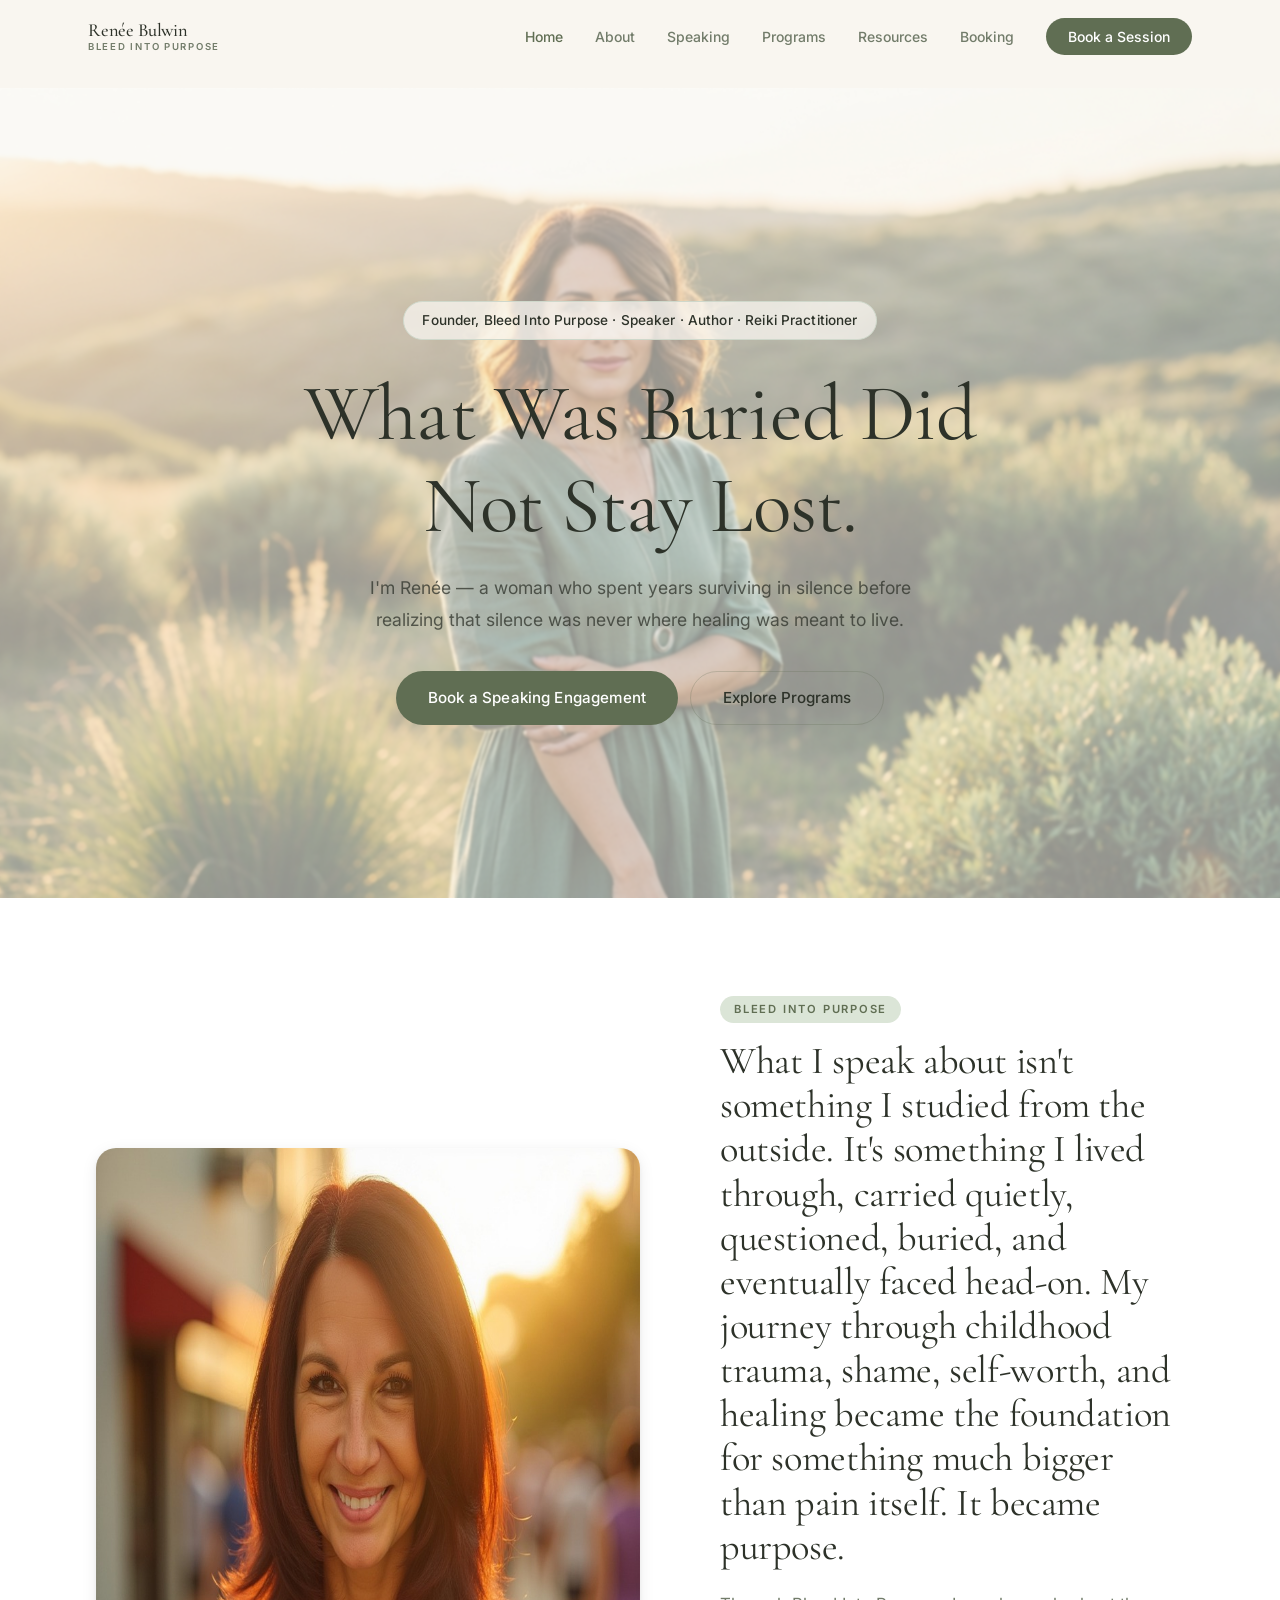
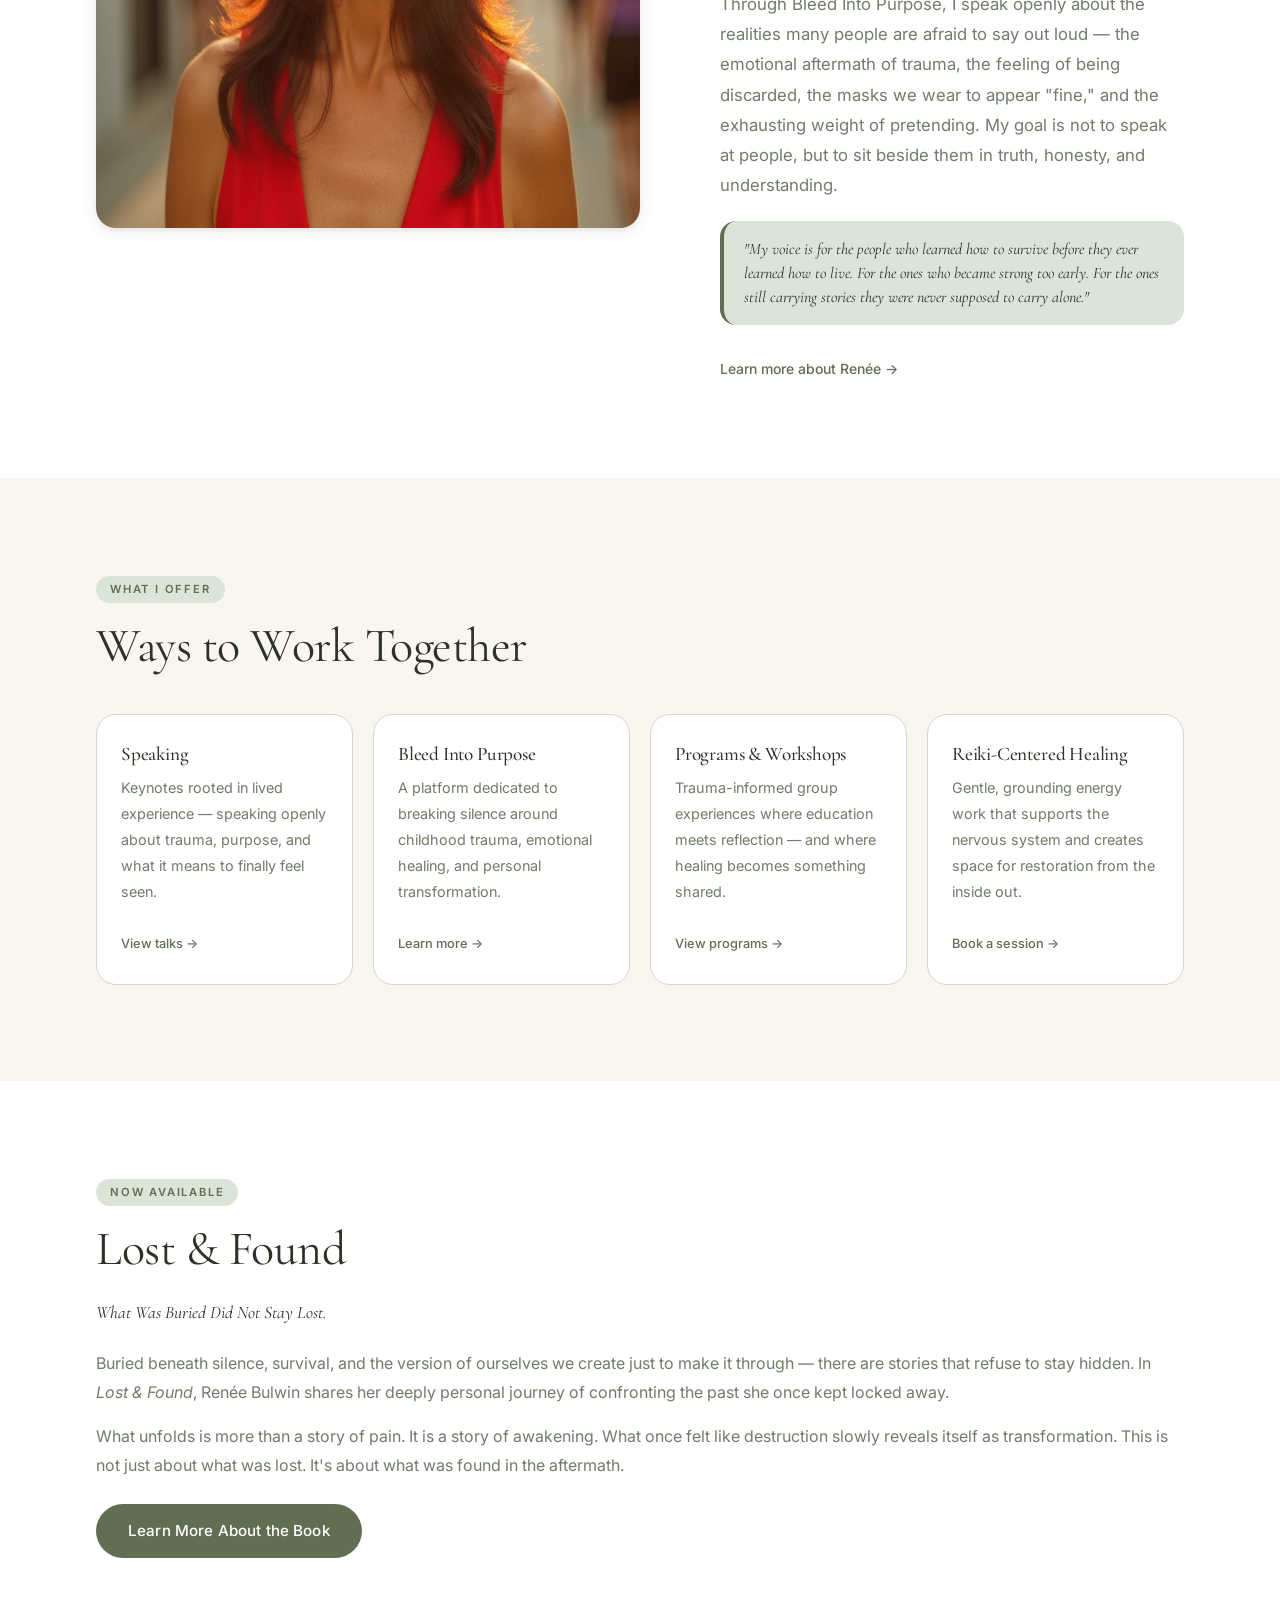
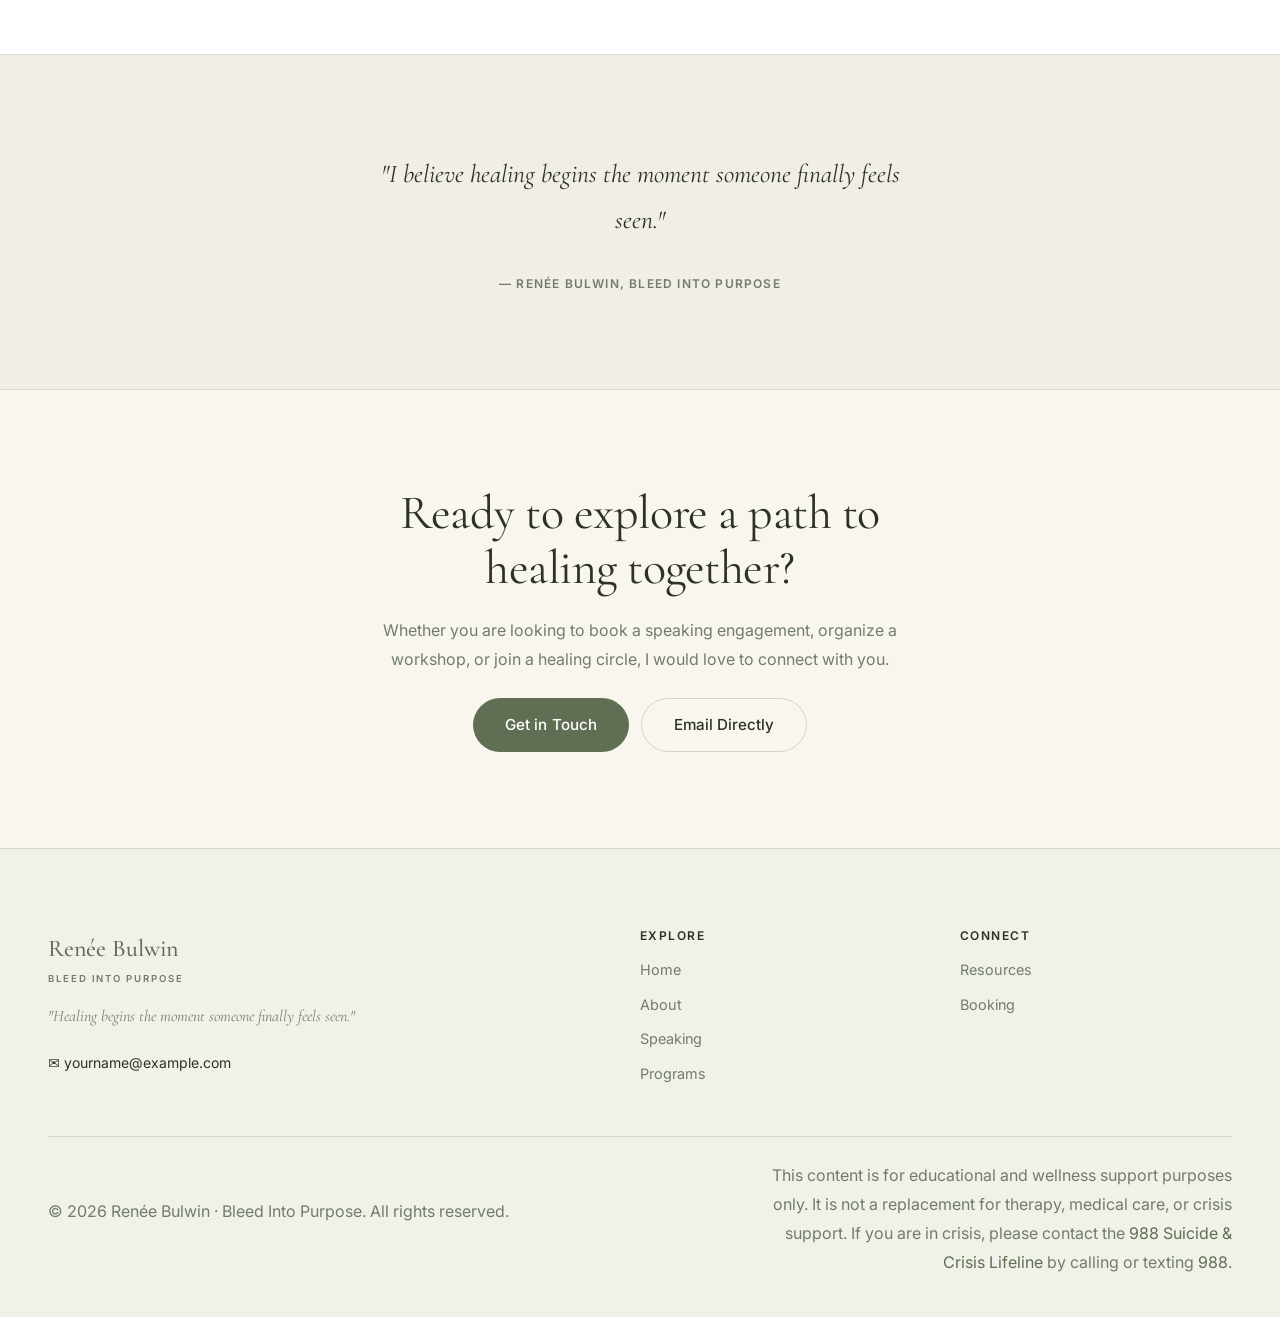
<file: index.html>
<!DOCTYPE html>
<html lang="en">
<head>
  <meta charset="UTF-8">
  <meta name="viewport" content="width=device-width, initial-scale=1.0">
  <title>Renée Bulwin | Bleed Into Purpose — Speaker, Author, Reiki Practitioner</title>
  <meta name="description" content="Renée Bulwin — trauma-informed speaker, author, and Reiki practitioner. Healing begins the moment someone finally feels seen.">
  <meta name="author" content="Renée Bulwin">
  <meta name="robots" content="index, follow">
  <meta property="og:type" content="website">
  <meta property="og:title" content="Renée Bulwin | Bleed Into Purpose — Speaker, Author, Reiki Practitioner">
  <meta property="og:description" content="Renée Bulwin — trauma-informed speaker, author, and Reiki practitioner. Healing begins the moment someone finally feels seen.">
  <link rel="canonical" href="https://bleed-into-purpose.github.io/">
  <link rel="preconnect" href="https://fonts.googleapis.com">
  <link rel="preconnect" href="https://fonts.gstatic.com" crossorigin>
  <link href="https://fonts.googleapis.com/css2?family=Cormorant+Garamond:ital,wght@0,300;0,400;0,500;0,600;1,300;1,400&family=Inter:wght@300;400;500;600&display=swap" rel="stylesheet">
  <link rel="stylesheet" href="style.css">
</head>
<body>
  <a href="#main-content" class="skip-link">Skip to main content</a>

  <header role="banner">
    <nav aria-label="Main navigation">
      <a href="index.html" class="nav-brand" aria-label="Renée Bulwin – Bleed Into Purpose, home">
        <span class="name">Renée Bulwin</span>
        <span class="tagline">Bleed Into Purpose</span>
      </a>
      <ul class="nav-links" role="list">
        <li><a href="index.html"  aria-current="page">Home</a></li>
        <li><a href="about.html">About</a></li>
        <li><a href="speaking.html">Speaking</a></li>
        <li><a href="programs.html">Programs</a></li>
        <li><a href="resources.html">Resources</a></li>
        <li><a href="booking.html">Booking</a></li>
        <li><a href="booking.html" class="btn-book">Book a Session</a></li>
      </ul>
      <button class="nav-toggle" aria-expanded="false" aria-controls="nav-menu" aria-label="Open navigation menu">
        <span></span><span></span><span></span>
      </button>
    </nav>
  </header>

  <nav id="nav-menu" class="nav-menu" aria-label="Site pages">
    <a href="index.html"  aria-current="page">Home</a>
    <a href="about.html">About</a>
    <a href="speaking.html">Speaking</a>
    <a href="programs.html">Programs</a>
    <a href="resources.html">Resources</a>
    <a href="booking.html">Booking</a>
    <a href="booking.html" class="btn-menu">Book a Session</a>
  </nav>

  <div class="page-content">
    <main id="main-content">

      <!-- HERO -->
      <section class="hero" aria-labelledby="hero-heading">
        <div class="hero-bg" aria-hidden="true">
          <img src="images/hero.png" alt="">
        </div>
        <div class="hero-body">
          <span class="hero-pill">Founder, Bleed Into Purpose · Speaker · Author · Reiki Practitioner</span>
          <h1 id="hero-heading">What Was Buried Did Not Stay Lost.</h1>
          <p>I'm Renée — a woman who spent years surviving in silence before realizing that silence was never where healing was meant to live.</p>
          <div class="hero-cta">
            <a href="booking.html" class="btn-primary">Book a Speaking Engagement</a>
            <a href="programs.html" class="btn-outline">Explore Programs</a>
          </div>
        </div>
      </section>

      <!-- INTRO — circle headshot left, text right (matches Replit home layout) -->
      <section class="image-section white-bg fade-in" aria-labelledby="intro-heading">
        <div class="container">
          <div class="image-section-inner">

            <!-- Rectangular headshot — same style as about page -->
            <div class="image-section-img">
              <img
                src="images/renee-about.jpg"
                alt="Renée Bulwin, founder of Bleed Into Purpose"
              >
            </div>

            <!-- Text -->
            <div class="image-section-text">
              <span class="section-label">Bleed Into Purpose</span>
              <h2 id="intro-heading" style="font-size:clamp(1.6rem,3.5vw,2.4rem);margin-bottom:20px;">What I speak about isn't something I studied from the outside. It's something I lived through, carried quietly, questioned, buried, and eventually faced head-on. My journey through childhood trauma, shame, self-worth, and healing became the foundation for something much bigger than pain itself. It became purpose.</h2>
              <p>Through Bleed Into Purpose, I speak openly about the realities many people are afraid to say out loud — the emotional aftermath of trauma, the feeling of being discarded, the masks we wear to appear "fine," and the exhausting weight of pretending. My goal is not to speak at people, but to sit beside them in truth, honesty, and understanding.</p>
              <blockquote style="font-size:1rem;padding:16px 20px;margin:20px 0;">"My voice is for the people who learned how to survive before they ever learned how to live. For the ones who became strong too early. For the ones still carrying stories they were never supposed to carry alone."</blockquote>
              <a href="about.html" class="link-underline">Learn more about Renée →</a>
            </div>

          </div>
        </div>
      </section>

      <!-- FEATURES -->
      <section class="section-pad cream-bg fade-in" aria-labelledby="features-heading">
        <div class="container">
          <span class="section-label">What I Offer</span>
          <h2 id="features-heading">Ways to Work Together</h2>
          <div class="feature-grid">
            <div class="feature-card">
              <h3>Speaking</h3>
              <p>Keynotes rooted in lived experience — speaking openly about trauma, purpose, and what it means to finally feel seen.</p>
              <a href="speaking.html">View talks →</a>
            </div>
            <div class="feature-card">
              <h3>Bleed Into Purpose</h3>
              <p>A platform dedicated to breaking silence around childhood trauma, emotional healing, and personal transformation.</p>
              <a href="about.html">Learn more →</a>
            </div>
            <div class="feature-card">
              <h3>Programs &amp; Workshops</h3>
              <p>Trauma-informed group experiences where education meets reflection — and where healing becomes something shared.</p>
              <a href="programs.html">View programs →</a>
            </div>
            <div class="feature-card">
              <h3>Reiki-Centered Healing</h3>
              <p>Gentle, grounding energy work that supports the nervous system and creates space for restoration from the inside out.</p>
              <a href="booking.html">Book a session →</a>
            </div>
          </div>
        </div>
      </section>

      <!-- BOOK -->
      <section class="section-pad white-bg fade-in" aria-labelledby="book-heading">
        <div class="container">
          <span class="section-label">Now Available</span>
          <h2 id="book-heading">Lost &amp; Found</h2>
          <p style="font-family:var(--serif);font-style:italic;font-size:1.1rem;color:var(--fg);margin-bottom:20px;">What Was Buried Did Not Stay Lost.</p>
          <p>Buried beneath silence, survival, and the version of ourselves we create just to make it through — there are stories that refuse to stay hidden. In <em>Lost &amp; Found</em>, Renée Bulwin shares her deeply personal journey of confronting the past she once kept locked away.</p>
          <p>What unfolds is more than a story of pain. It is a story of awakening. What once felt like destruction slowly reveals itself as transformation. This is not just about what was lost. It's about what was found in the aftermath.</p>
          <a href="about.html#book" class="btn-primary" style="margin-top:8px;">Learn More About the Book</a>
        </div>
      </section>

      <!-- QUOTE STRIP -->
      <div class="green-strip fade-in" role="complementary">
        <div class="container">
          <blockquote>
            <p>"I believe healing begins the moment someone finally feels seen."</p>
            <cite>— Renée Bulwin, Bleed Into Purpose</cite>
          </blockquote>
        </div>
      </div>

      <!-- CTA -->
      <section class="section-pad cream-bg fade-in" aria-labelledby="cta-heading">
        <div class="container" style="text-align:center;max-width:640px;margin:0 auto;">
          <h2 id="cta-heading">Ready to explore a path to healing together?</h2>
          <p>Whether you are looking to book a speaking engagement, organize a workshop, or join a healing circle, I would love to connect with you.</p>
          <div class="cta-btns" style="display:flex;flex-wrap:wrap;gap:12px;justify-content:center;margin-top:24px;">
            <a href="booking.html" class="btn-primary">Get in Touch</a>
            <a href="mailto:yourname@example.com" class="btn-outline">Email Directly</a>
          </div>
        </div>
      </section>

    </main>
    <footer class="site-footer" role="contentinfo">
      <div class="footer-inner">
        <div class="footer-brand">
          <span class="name">Renée Bulwin</span>
          <span class="tagline">Bleed Into Purpose</span>
          <p class="quote">"Healing begins the moment someone finally feels seen."</p>
          <a href="mailto:yourname@example.com" class="footer-email">✉ yourname@example.com</a>
        </div>
        <div class="footer-nav-col">
          <h4>Explore</h4>
          <a href="index.html">Home</a>
          <a href="about.html">About</a>
          <a href="speaking.html">Speaking</a>
          <a href="programs.html">Programs</a>
        </div>
        <div class="footer-nav-col">
          <h4>Connect</h4>
          <a href="resources.html">Resources</a>
          <a href="booking.html">Booking</a>
        </div>
      </div>
      <div class="footer-bottom">
        <p>© 2026 Renée Bulwin · Bleed Into Purpose. All rights reserved.</p>
        <p>This content is for educational and wellness support purposes only. It is not a replacement for therapy, medical care, or crisis support. If you are in crisis, please contact the <a href="https://988lifeline.org" rel="noopener noreferrer">988 Suicide &amp; Crisis Lifeline</a> by calling or texting <a href="tel:988">988</a>.</p>
      </div>
    </footer>
  </div>

  <script>
    const hdr = document.querySelector("header");
    window.addEventListener("scroll", () => { hdr.classList.toggle("scrolled", window.scrollY > 20); }, { passive: true });
    const toggle = document.querySelector(".nav-toggle");
    const menu = document.getElementById("nav-menu");
    toggle.addEventListener("click", () => {
      const open = menu.classList.toggle("open");
      toggle.setAttribute("aria-expanded", String(open));
      document.body.style.overflow = open ? "hidden" : "";
    });
    menu.querySelectorAll("a").forEach(a => {
      a.addEventListener("click", () => { menu.classList.remove("open"); toggle.setAttribute("aria-expanded","false"); document.body.style.overflow = ""; });
    });
    const faders = document.querySelectorAll(".fade-in");
    if (faders.length) {
      const obs = new IntersectionObserver(entries => {
        entries.forEach(e => { if (e.isIntersecting) { e.target.classList.add("visible"); obs.unobserve(e.target); } });
      }, { threshold: 0.1 });
      faders.forEach(f => obs.observe(f));
    }
  </script>
</body>
</html>
</file>
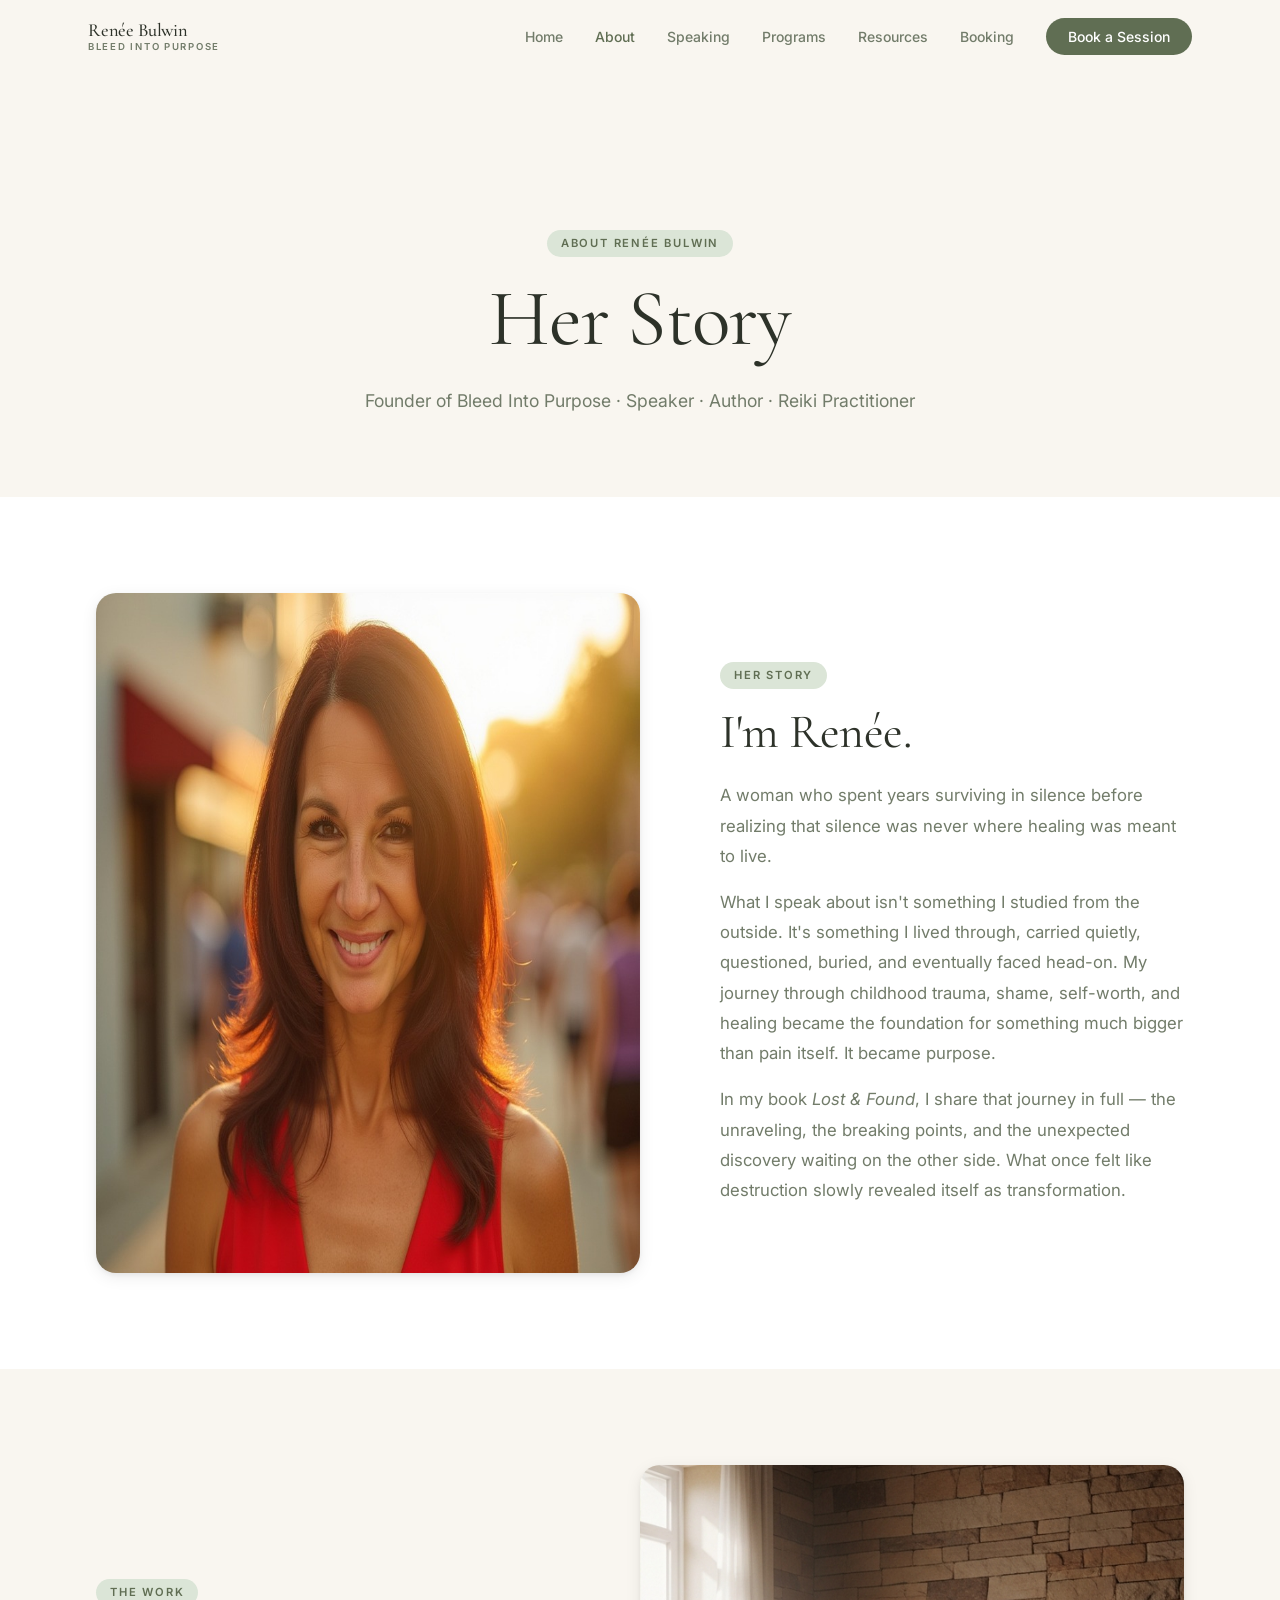
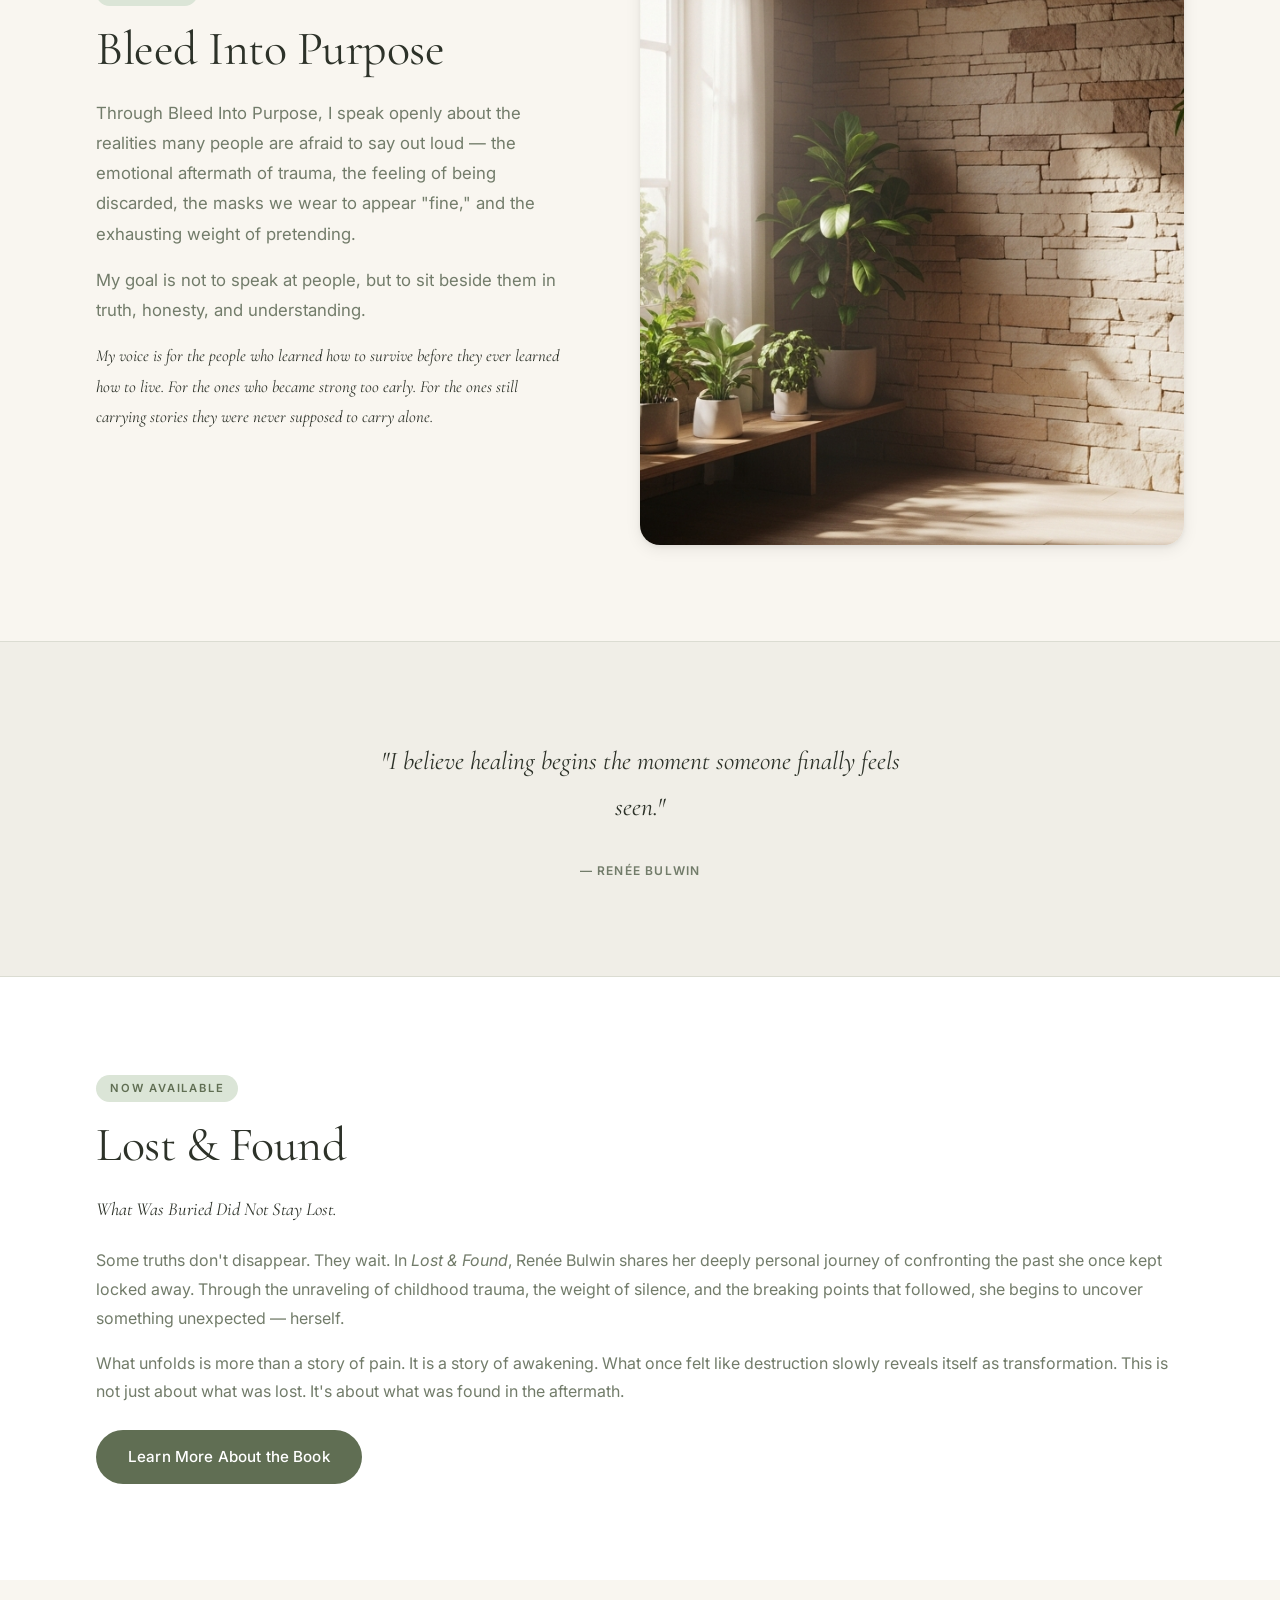
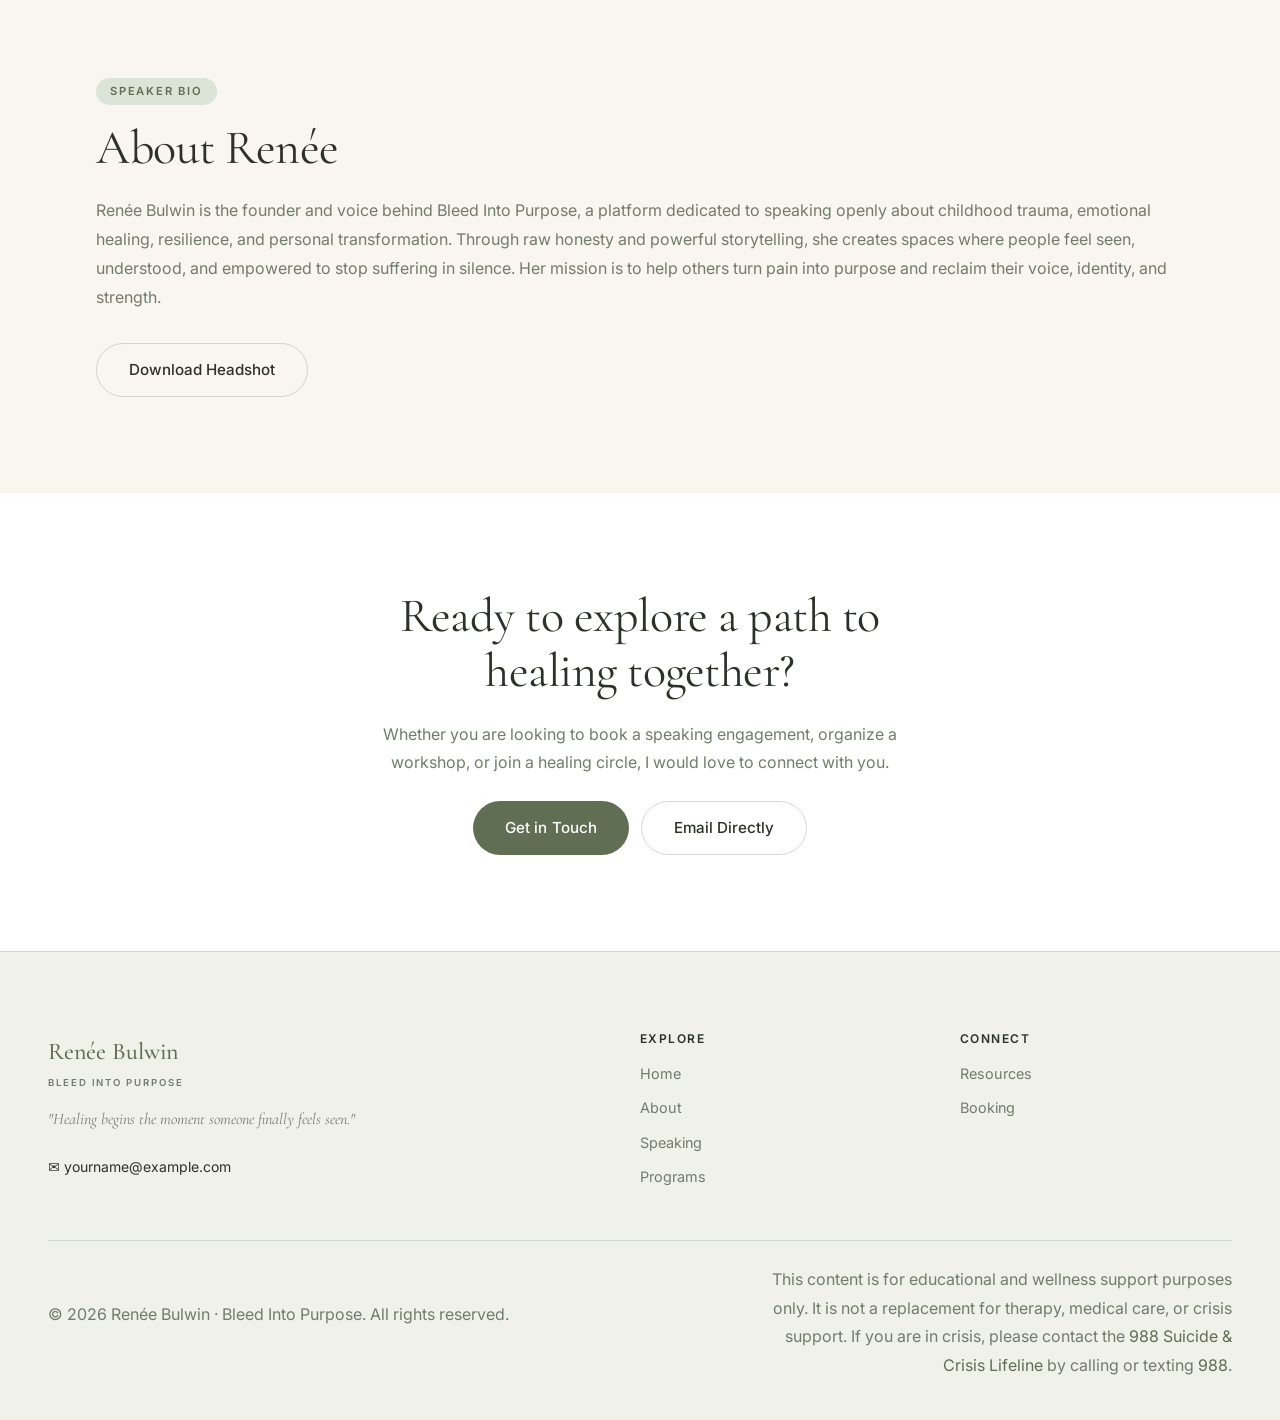
<file: about.html>
<!DOCTYPE html>
<html lang="en">
<head>
  <meta charset="UTF-8">
  <meta name="viewport" content="width=device-width, initial-scale=1.0">
  <title>About Renée Bulwin | Bleed Into Purpose</title>
  <meta name="description" content="About Renée Bulwin — Founder of Bleed Into Purpose, Speaker, Author, and Reiki Practitioner.">
  <meta name="author" content="Renée Bulwin">
  <meta name="robots" content="index, follow">
  <meta property="og:type" content="website">
  <meta property="og:title" content="About Renée Bulwin | Bleed Into Purpose">
  <meta property="og:description" content="About Renée Bulwin — Founder of Bleed Into Purpose, Speaker, Author, and Reiki Practitioner.">
  <link rel="canonical" href="https://bleed-into-purpose.github.io/about.html">
  <link rel="preconnect" href="https://fonts.googleapis.com">
  <link rel="preconnect" href="https://fonts.gstatic.com" crossorigin>
  <link href="https://fonts.googleapis.com/css2?family=Cormorant+Garamond:ital,wght@0,300;0,400;0,500;0,600;1,300;1,400&family=Inter:wght@300;400;500;600&display=swap" rel="stylesheet">
  <link rel="stylesheet" href="style.css">
</head>
<body>
  <a href="#main-content" class="skip-link">Skip to main content</a>

  <header role="banner">
    <nav aria-label="Main navigation">
      <a href="index.html" class="nav-brand" aria-label="Renée Bulwin – Bleed Into Purpose, home">
        <span class="name">Renée Bulwin</span>
        <span class="tagline">Bleed Into Purpose</span>
      </a>
      <ul class="nav-links" role="list">
        <li><a href="index.html">Home</a></li>
        <li><a href="about.html"  aria-current="page">About</a></li>
        <li><a href="speaking.html">Speaking</a></li>
        <li><a href="programs.html">Programs</a></li>
        <li><a href="resources.html">Resources</a></li>
        <li><a href="booking.html">Booking</a></li>
        <li><a href="booking.html" class="btn-book">Book a Session</a></li>
      </ul>
      <button class="nav-toggle" aria-expanded="false" aria-controls="nav-menu" aria-label="Open navigation menu">
        <span></span><span></span><span></span>
      </button>
    </nav>
  </header>

  <nav id="nav-menu" class="nav-menu" aria-label="Site pages">
    <a href="index.html">Home</a>
    <a href="about.html"  aria-current="page">About</a>
    <a href="speaking.html">Speaking</a>
    <a href="programs.html">Programs</a>
    <a href="resources.html">Resources</a>
    <a href="booking.html">Booking</a>
    <a href="booking.html" class="btn-menu">Book a Session</a>
  </nav>

  <div class="page-content">
    <main id="main-content">

      <!-- PAGE HEADER -->
      <div class="page-header">
        <span class="section-label">About Renée Bulwin</span>
        <h1>Her Story</h1>
        <p>Founder of Bleed Into Purpose · Speaker · Author · Reiki Practitioner</p>
      </div>

      <!-- IMAGE + STORY -->
      <section class="image-section white-bg fade-in" aria-labelledby="story-heading">
        <div class="container">
          <div class="image-section-inner">
            <div class="image-section-img">
              <img src="images/renee-about.jpg" alt="Portrait of Renée Bulwin, founder of Bleed Into Purpose, smiling warmly">
            </div>
            <div class="image-section-text">
              <span class="section-label">Her Story</span>
              <h2 id="story-heading">I'm Renée.</h2>
              <p>A woman who spent years surviving in silence before realizing that silence was never where healing was meant to live.</p>
              <p>What I speak about isn't something I studied from the outside. It's something I lived through, carried quietly, questioned, buried, and eventually faced head-on. My journey through childhood trauma, shame, self-worth, and healing became the foundation for something much bigger than pain itself. It became purpose.</p>
              <p>In my book <em>Lost &amp; Found</em>, I share that journey in full — the unraveling, the breaking points, and the unexpected discovery waiting on the other side. What once felt like destruction slowly revealed itself as transformation.</p>
            </div>
          </div>
        </div>
      </section>

      <!-- BIP SECTION -->
      <section class="image-section cream-bg fade-in" aria-labelledby="bip-heading">
        <div class="container">
          <div class="image-section-inner reversed">
            <div class="image-section-img">
              <img src="images/bio.png" alt="Renée Bulwin in a healing-centered setting, reflecting her work with Bleed Into Purpose">
            </div>
            <div class="image-section-text">
              <span class="section-label">The Work</span>
              <h2 id="bip-heading">Bleed Into Purpose</h2>
              <p>Through Bleed Into Purpose, I speak openly about the realities many people are afraid to say out loud — the emotional aftermath of trauma, the feeling of being discarded, the masks we wear to appear "fine," and the exhausting weight of pretending.</p>
              <p>My goal is not to speak at people, but to sit beside them in truth, honesty, and understanding.</p>
              <p style="font-family:var(--serif);font-style:italic;font-size:1.05rem;color:var(--fg);">My voice is for the people who learned how to survive before they ever learned how to live. For the ones who became strong too early. For the ones still carrying stories they were never supposed to carry alone.</p>
            </div>
          </div>
        </div>
      </section>

      <!-- QUOTE -->
      <div class="green-strip fade-in" role="complementary">
        <div class="container">
          <blockquote>
            <p>"I believe healing begins the moment someone finally feels seen."</p>
            <cite>— Renée Bulwin</cite>
          </blockquote>
        </div>
      </div>

      <!-- BOOK -->
      <section id="book" class="section-pad white-bg fade-in" aria-labelledby="book-heading">
        <div class="container">
          <span class="section-label">Now Available</span>
          <h2 id="book-heading">Lost &amp; Found</h2>
          <p style="font-family:var(--serif);font-style:italic;font-size:1.15rem;color:var(--fg);margin-bottom:20px;">What Was Buried Did Not Stay Lost.</p>
          <p>Some truths don't disappear. They wait. In <em>Lost &amp; Found</em>, Renée Bulwin shares her deeply personal journey of confronting the past she once kept locked away. Through the unraveling of childhood trauma, the weight of silence, and the breaking points that followed, she begins to uncover something unexpected — herself.</p>
          <p>What unfolds is more than a story of pain. It is a story of awakening. What once felt like destruction slowly reveals itself as transformation. This is not just about what was lost. It's about what was found in the aftermath.</p>
          <a href="#" class="btn-primary" style="margin-top:8px;">Learn More About the Book</a>
        </div>
      </section>

      <!-- SPEAKER BIO -->
      <section class="section-pad cream-bg fade-in" aria-labelledby="bio-heading">
        <div class="container">
          <span class="section-label">Speaker Bio</span>
          <h2 id="bio-heading">About Renée</h2>
          <p>Renée Bulwin is the founder and voice behind Bleed Into Purpose, a platform dedicated to speaking openly about childhood trauma, emotional healing, resilience, and personal transformation. Through raw honesty and powerful storytelling, she creates spaces where people feel seen, understood, and empowered to stop suffering in silence. Her mission is to help others turn pain into purpose and reclaim their voice, identity, and strength.</p>
          <a href="images/renee-headshot-full.jpg" download="Renee-Bulwin-Headshot.jpg" class="btn-outline" style="margin-top:16px;" aria-label="Download Renée Bulwin official headshot">Download Headshot</a>
        </div>
      </section>

      <!-- CTA -->
      <section class="section-pad white-bg fade-in" aria-labelledby="about-cta-heading">
        <div class="container" style="text-align:center;max-width:640px;margin:0 auto;">
          <h2 id="about-cta-heading">Ready to explore a path to healing together?</h2>
          <p>Whether you are looking to book a speaking engagement, organize a workshop, or join a healing circle, I would love to connect with you.</p>
          <div class="cta-btns" style="display:flex;flex-wrap:wrap;gap:12px;justify-content:center;margin-top:24px;">
            <a href="booking.html" class="btn-primary">Get in Touch</a>
            <a href="mailto:yourname@example.com" class="btn-outline">Email Directly</a>
          </div>
        </div>
      </section>

    </main>
    <footer class="site-footer" role="contentinfo">
      <div class="footer-inner">
        <div class="footer-brand">
          <span class="name">Renée Bulwin</span>
          <span class="tagline">Bleed Into Purpose</span>
          <p class="quote">"Healing begins the moment someone finally feels seen."</p>
          <a href="mailto:yourname@example.com" class="footer-email">✉ yourname@example.com</a>
        </div>
        <div class="footer-nav-col">
          <h4>Explore</h4>
          <a href="index.html">Home</a>
          <a href="about.html">About</a>
          <a href="speaking.html">Speaking</a>
          <a href="programs.html">Programs</a>
        </div>
        <div class="footer-nav-col">
          <h4>Connect</h4>
          <a href="resources.html">Resources</a>
          <a href="booking.html">Booking</a>
        </div>
      </div>
      <div class="footer-bottom">
        <p>© 2026 Renée Bulwin · Bleed Into Purpose. All rights reserved.</p>
        <p>This content is for educational and wellness support purposes only. It is not a replacement for therapy, medical care, or crisis support. If you are in crisis, please contact the <a href="https://988lifeline.org" rel="noopener noreferrer">988 Suicide &amp; Crisis Lifeline</a> by calling or texting <a href="tel:988">988</a>.</p>
      </div>
    </footer>
  </div>

  <script>
    const hdr = document.querySelector("header");
    window.addEventListener("scroll", () => { hdr.classList.toggle("scrolled", window.scrollY > 20); }, { passive: true });
    const toggle = document.querySelector(".nav-toggle");
    const menu = document.getElementById("nav-menu");
    toggle.addEventListener("click", () => {
      const open = menu.classList.toggle("open");
      toggle.setAttribute("aria-expanded", String(open));
      document.body.style.overflow = open ? "hidden" : "";
    });
    menu.querySelectorAll("a").forEach(a => {
      a.addEventListener("click", () => { menu.classList.remove("open"); toggle.setAttribute("aria-expanded","false"); document.body.style.overflow = ""; });
    });
    const faders = document.querySelectorAll(".fade-in");
    if (faders.length) {
      const obs = new IntersectionObserver(entries => {
        entries.forEach(e => { if (e.isIntersecting) { e.target.classList.add("visible"); obs.unobserve(e.target); } });
      }, { threshold: 0.1 });
      faders.forEach(f => obs.observe(f));
    }
  </script>
</body>
</html>
</file>
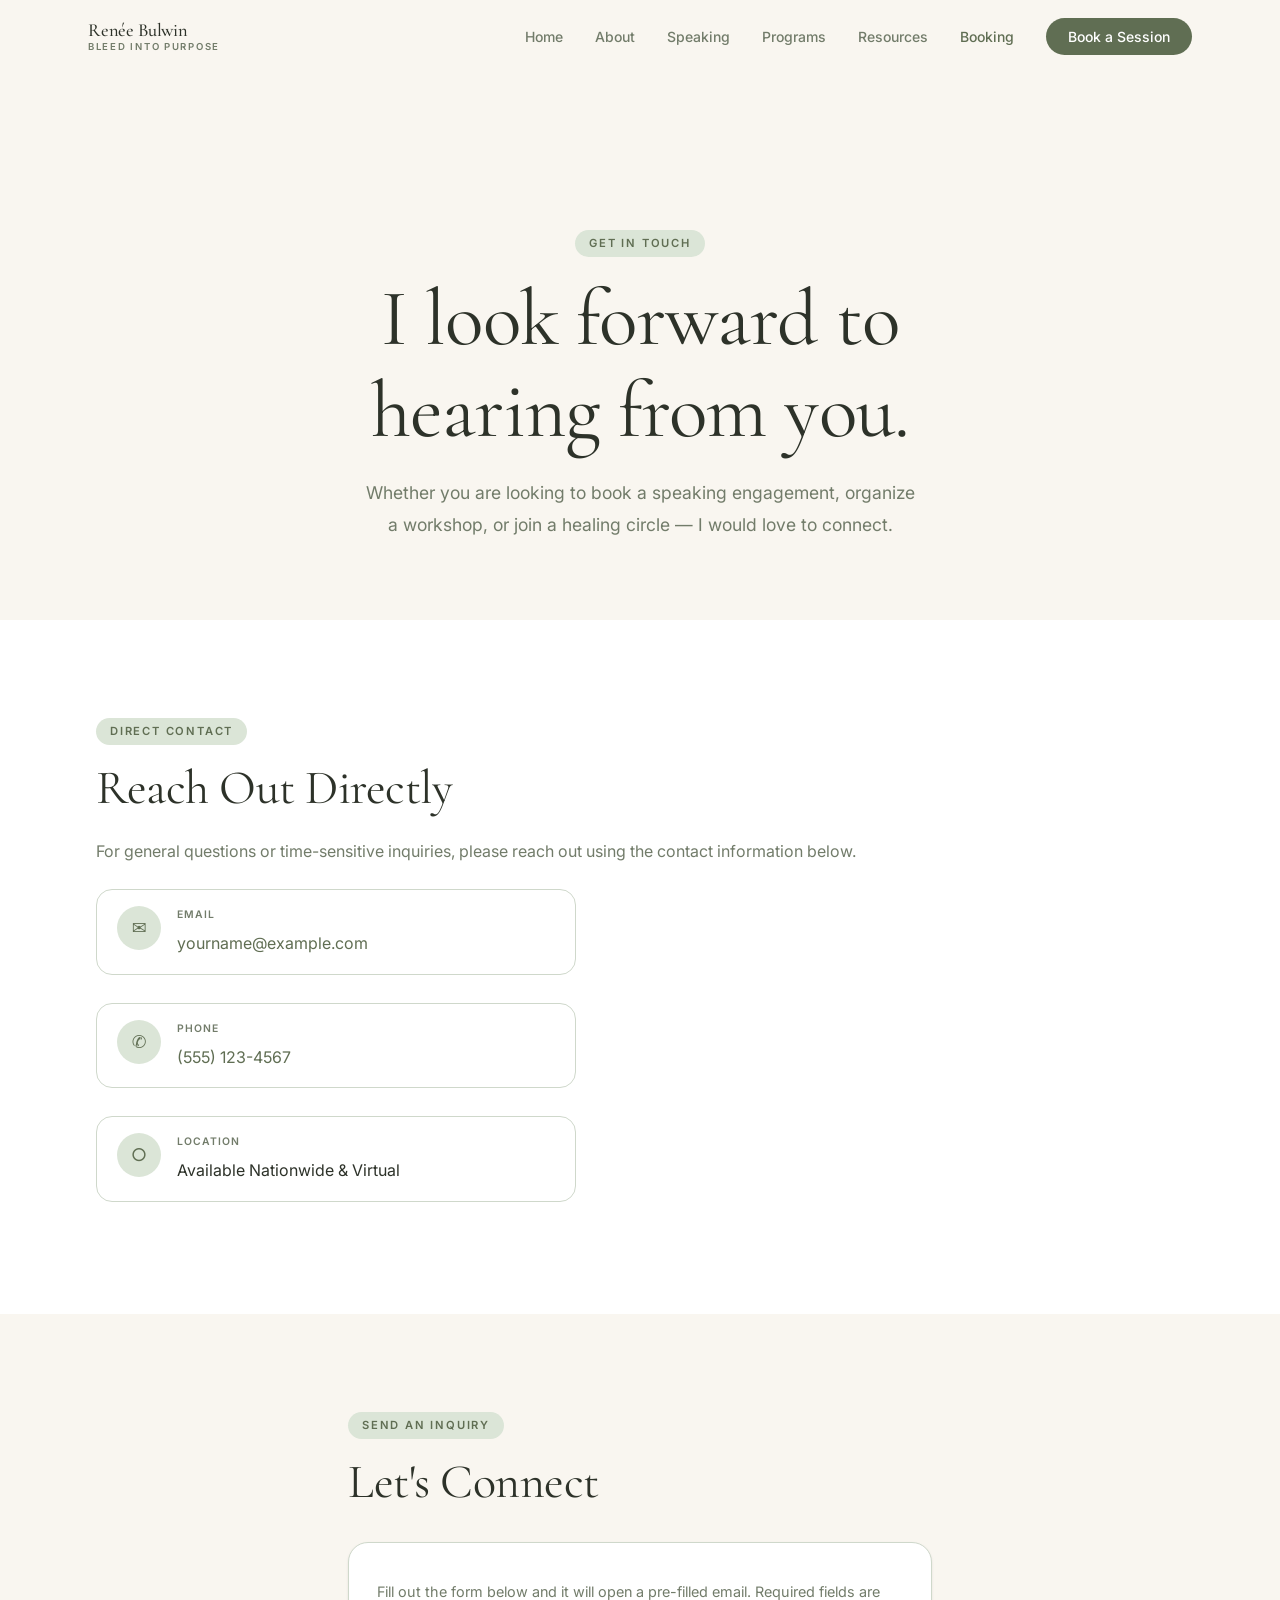
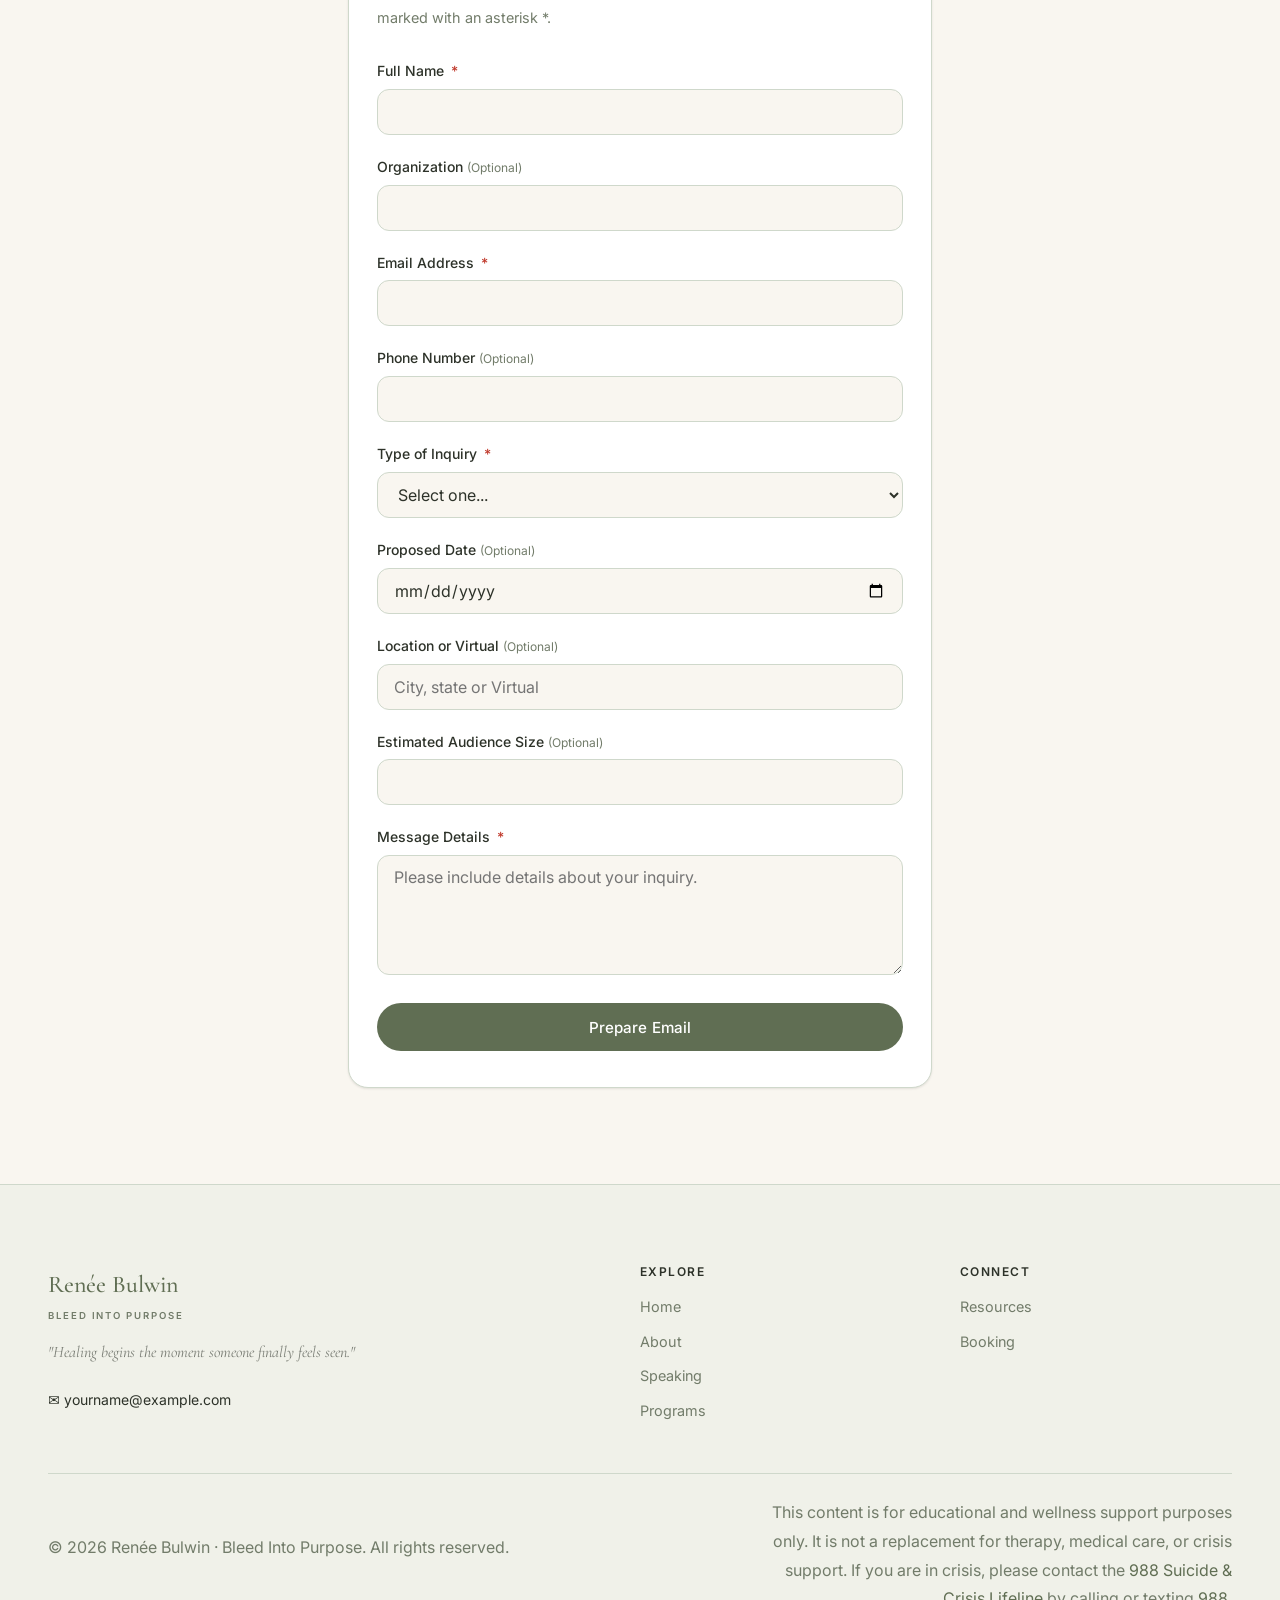
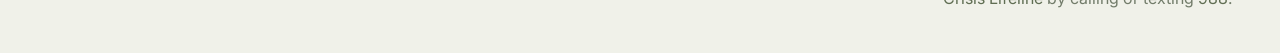
<file: booking.html>
<!DOCTYPE html>
<html lang="en">
<head>
  <meta charset="UTF-8">
  <meta name="viewport" content="width=device-width, initial-scale=1.0">
  <title>Booking &amp; Contact | Renée Bulwin — Bleed Into Purpose</title>
  <meta name="description" content="Book Renée Bulwin for a speaking engagement, workshop, healing circle, or Reiki session.">
  <meta name="author" content="Renée Bulwin">
  <meta name="robots" content="index, follow">
  <meta property="og:type" content="website">
  <meta property="og:title" content="Booking &amp; Contact | Renée Bulwin — Bleed Into Purpose">
  <meta property="og:description" content="Book Renée Bulwin for a speaking engagement, workshop, healing circle, or Reiki session.">
  <link rel="canonical" href="https://bleed-into-purpose.github.io/booking.html">
  <link rel="preconnect" href="https://fonts.googleapis.com">
  <link rel="preconnect" href="https://fonts.gstatic.com" crossorigin>
  <link href="https://fonts.googleapis.com/css2?family=Cormorant+Garamond:ital,wght@0,300;0,400;0,500;0,600;1,300;1,400&family=Inter:wght@300;400;500;600&display=swap" rel="stylesheet">
  <link rel="stylesheet" href="style.css">
</head>
<body>
  <a href="#main-content" class="skip-link">Skip to main content</a>

  <header role="banner">
    <nav aria-label="Main navigation">
      <a href="index.html" class="nav-brand" aria-label="Renée Bulwin – Bleed Into Purpose, home">
        <span class="name">Renée Bulwin</span>
        <span class="tagline">Bleed Into Purpose</span>
      </a>
      <ul class="nav-links" role="list">
        <li><a href="index.html">Home</a></li>
        <li><a href="about.html">About</a></li>
        <li><a href="speaking.html">Speaking</a></li>
        <li><a href="programs.html">Programs</a></li>
        <li><a href="resources.html">Resources</a></li>
        <li><a href="booking.html"  aria-current="page">Booking</a></li>
        <li><a href="booking.html" class="btn-book">Book a Session</a></li>
      </ul>
      <button class="nav-toggle" aria-expanded="false" aria-controls="nav-menu" aria-label="Open navigation menu">
        <span></span><span></span><span></span>
      </button>
    </nav>
  </header>

  <nav id="nav-menu" class="nav-menu" aria-label="Site pages">
    <a href="index.html">Home</a>
    <a href="about.html">About</a>
    <a href="speaking.html">Speaking</a>
    <a href="programs.html">Programs</a>
    <a href="resources.html">Resources</a>
    <a href="booking.html"  aria-current="page">Booking</a>
    <a href="booking.html" class="btn-menu">Book a Session</a>
  </nav>

  <div class="page-content">
    <main id="main-content">

      <div class="page-header">
        <span class="section-label">Get in Touch</span>
        <h1>I look forward to hearing from you.</h1>
        <p>Whether you are looking to book a speaking engagement, organize a workshop, or join a healing circle — I would love to connect.</p>
      </div>

      <section class="section-pad white-bg fade-in" aria-labelledby="contact-heading">
        <div class="container">
          <span class="section-label">Direct Contact</span>
          <h2 id="contact-heading">Reach Out Directly</h2>
          <p>For general questions or time-sensitive inquiries, please reach out using the contact information below.</p>
          <div style="margin-top:24px;display:flex;flex-direction:column;gap:12px;max-width:480px;">
            <div class="contact-row">
              <div class="contact-icon" aria-hidden="true">✉</div>
              <div><p class="contact-label">Email</p><p class="contact-value"><a href="mailto:yourname@example.com">yourname@example.com</a></p></div>
            </div>
            <div class="contact-row">
              <div class="contact-icon" aria-hidden="true">✆</div>
              <div><p class="contact-label">Phone</p><p class="contact-value"><a href="tel:5551234567">(555) 123-4567</a></p></div>
            </div>
            <div class="contact-row">
              <div class="contact-icon" aria-hidden="true">○</div>
              <div><p class="contact-label">Location</p><p class="contact-value">Available Nationwide &amp; Virtual</p></div>
            </div>
          </div>
        </div>
      </section>

      <section class="section-pad cream-bg fade-in" aria-labelledby="form-heading">
        <div class="container" style="max-width:680px;">
          <span class="section-label">Send an Inquiry</span>
          <h2 id="form-heading">Let's Connect</h2>
          <div class="inquiry-form">
            <p class="form-note">Fill out the form below and it will open a pre-filled email. Required fields are marked with an asterisk *.</p>
            <form id="inquiry-form" novalidate aria-label="Speaking and program inquiry form">
              <div class="form-group"><label for="full-name">Full Name <span class="req" aria-hidden="true">*</span></label><input type="text" id="full-name" name="full-name" autocomplete="name" required aria-required="true" aria-describedby="full-name-error"><p id="full-name-error" class="field-error" role="alert">Please enter your full name.</p></div>
              <div class="form-group"><label for="organization">Organization <span class="req-note">(Optional)</span></label><input type="text" id="organization" name="organization" autocomplete="organization"></div>
              <div class="form-group"><label for="email">Email Address <span class="req" aria-hidden="true">*</span></label><input type="email" id="email" name="email" autocomplete="email" required aria-required="true" aria-describedby="email-error"><p id="email-error" class="field-error" role="alert">Please enter a valid email address.</p></div>
              <div class="form-group"><label for="phone">Phone Number <span class="req-note">(Optional)</span></label><input type="tel" id="phone" name="phone" autocomplete="tel"></div>
              <div class="form-group"><label for="inquiry-type">Type of Inquiry <span class="req" aria-hidden="true">*</span></label><select id="inquiry-type" name="inquiry-type" required aria-required="true" aria-describedby="inquiry-type-error"><option value="" disabled selected>Select one...</option><option value="Speaking Engagement">Speaking Engagement</option><option value="Workshop or Program">Workshop or Program</option><option value="Healing Circle">Healing Circle</option><option value="Reiki Session">Reiki Session</option><option value="Community Retreat">Community Retreat</option><option value="Other">Other</option></select><p id="inquiry-type-error" class="field-error" role="alert">Please select a type of inquiry.</p></div>
              <div class="form-group"><label for="proposed-date">Proposed Date <span class="req-note">(Optional)</span></label><input type="date" id="proposed-date" name="proposed-date"></div>
              <div class="form-group"><label for="location">Location or Virtual <span class="req-note">(Optional)</span></label><input type="text" id="location" name="location" placeholder="City, state or Virtual"></div>
              <div class="form-group"><label for="audience-size">Estimated Audience Size <span class="req-note">(Optional)</span></label><input type="number" id="audience-size" name="audience-size" min="1"></div>
              <div class="form-group"><label for="message">Message Details <span class="req" aria-hidden="true">*</span></label><textarea id="message" name="message" required aria-required="true" aria-describedby="message-error" placeholder="Please include details about your inquiry."></textarea><p id="message-error" class="field-error" role="alert">Please include a message with details about your inquiry.</p></div>
              <button type="submit" class="btn-primary" style="width:100%;">Prepare Email</button>
            </form>
          </div>
        </div>
      </section>

    </main>
    <footer class="site-footer" role="contentinfo">
      <div class="footer-inner">
        <div class="footer-brand">
          <span class="name">Renée Bulwin</span>
          <span class="tagline">Bleed Into Purpose</span>
          <p class="quote">"Healing begins the moment someone finally feels seen."</p>
          <a href="mailto:yourname@example.com" class="footer-email">✉ yourname@example.com</a>
        </div>
        <div class="footer-nav-col">
          <h4>Explore</h4>
          <a href="index.html">Home</a>
          <a href="about.html">About</a>
          <a href="speaking.html">Speaking</a>
          <a href="programs.html">Programs</a>
        </div>
        <div class="footer-nav-col">
          <h4>Connect</h4>
          <a href="resources.html">Resources</a>
          <a href="booking.html">Booking</a>
        </div>
      </div>
      <div class="footer-bottom">
        <p>© 2026 Renée Bulwin · Bleed Into Purpose. All rights reserved.</p>
        <p>This content is for educational and wellness support purposes only. It is not a replacement for therapy, medical care, or crisis support. If you are in crisis, please contact the <a href="https://988lifeline.org" rel="noopener noreferrer">988 Suicide &amp; Crisis Lifeline</a> by calling or texting <a href="tel:988">988</a>.</p>
      </div>
    </footer>
  </div>

  <script>
    const hdr = document.querySelector("header");
    window.addEventListener("scroll", () => { hdr.classList.toggle("scrolled", window.scrollY > 20); }, { passive: true });
    const toggle = document.querySelector(".nav-toggle");
    const menu = document.getElementById("nav-menu");
    toggle.addEventListener("click", () => {
      const open = menu.classList.toggle("open");
      toggle.setAttribute("aria-expanded", String(open));
      document.body.style.overflow = open ? "hidden" : "";
    });
    menu.querySelectorAll("a").forEach(a => {
      a.addEventListener("click", () => { menu.classList.remove("open"); toggle.setAttribute("aria-expanded","false"); document.body.style.overflow = ""; });
    });
    const faders = document.querySelectorAll(".fade-in");
    if (faders.length) {
      const obs = new IntersectionObserver(entries => {
        entries.forEach(e => { if (e.isIntersecting) { e.target.classList.add("visible"); obs.unobserve(e.target); } });
      }, { threshold: 0.1 });
      faders.forEach(f => obs.observe(f));
    }
    // Form
    const form = document.getElementById("inquiry-form");
    form.addEventListener("submit", e => {
      e.preventDefault();
      let valid = true;
      [["full-name","full-name-error"],["email","email-error"],["inquiry-type","inquiry-type-error"],["message","message-error"]].forEach(([id,eid]) => {
        const el = document.getElementById(id), er = document.getElementById(eid);
        if (!el.value.trim()) { el.setAttribute("aria-invalid","true"); er.classList.add("visible"); valid = false; }
        else { el.removeAttribute("aria-invalid"); er.classList.remove("visible"); }
      });
      if (valid) {
        const v = id => document.getElementById(id).value;
        const body = ["Name: "+v("full-name"), v("organization")?"Org: "+v("organization"):"", "Email: "+v("email"), v("phone")?"Phone: "+v("phone"):"", "Type: "+v("inquiry-type"), v("proposed-date")?"Date: "+v("proposed-date"):"", v("location")?"Location: "+v("location"):"", v("audience-size")?"Audience: "+v("audience-size"):"", "\nMessage:\n"+v("message")].filter(Boolean).join("\n");
        window.location.href = "mailto:yourname@example.com?subject=Inquiry: "+encodeURIComponent(v("inquiry-type"))+"&body="+encodeURIComponent(body);
      }
    });
  </script>
</body>
</html>
</file>
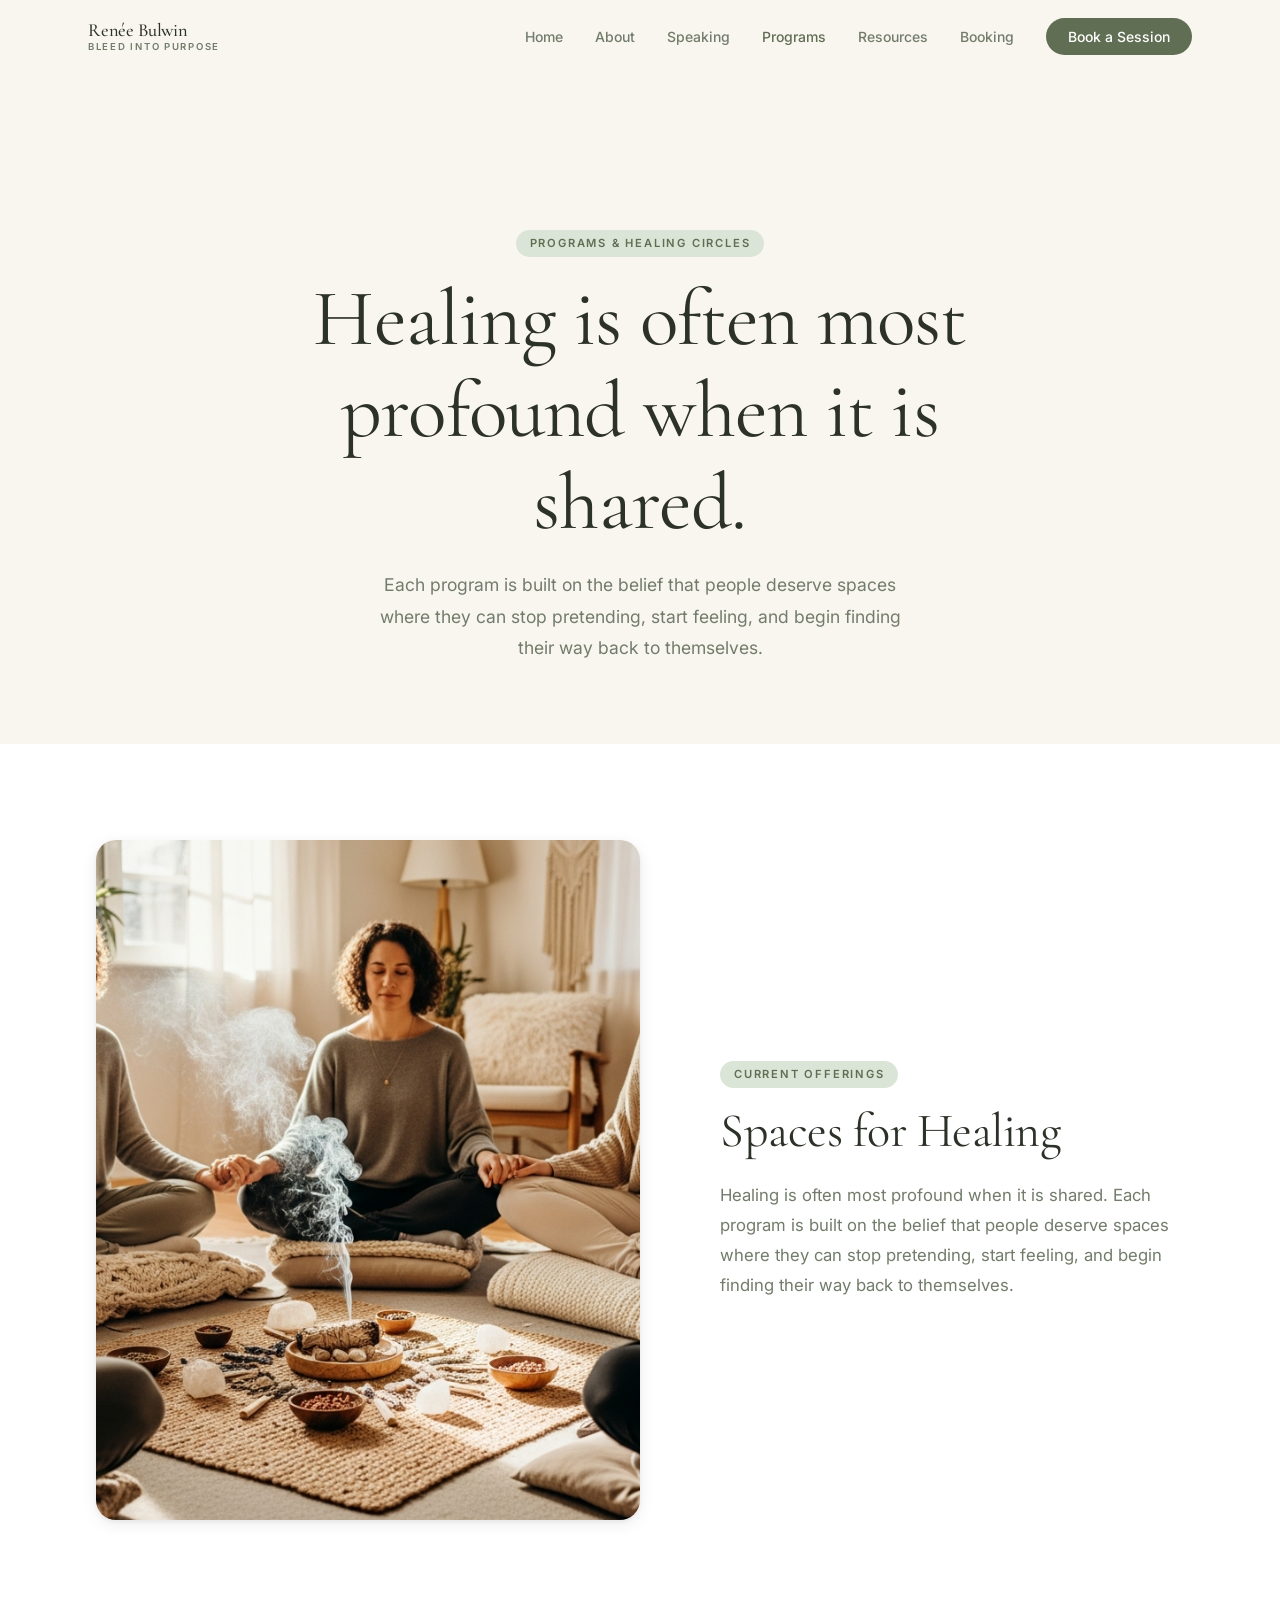
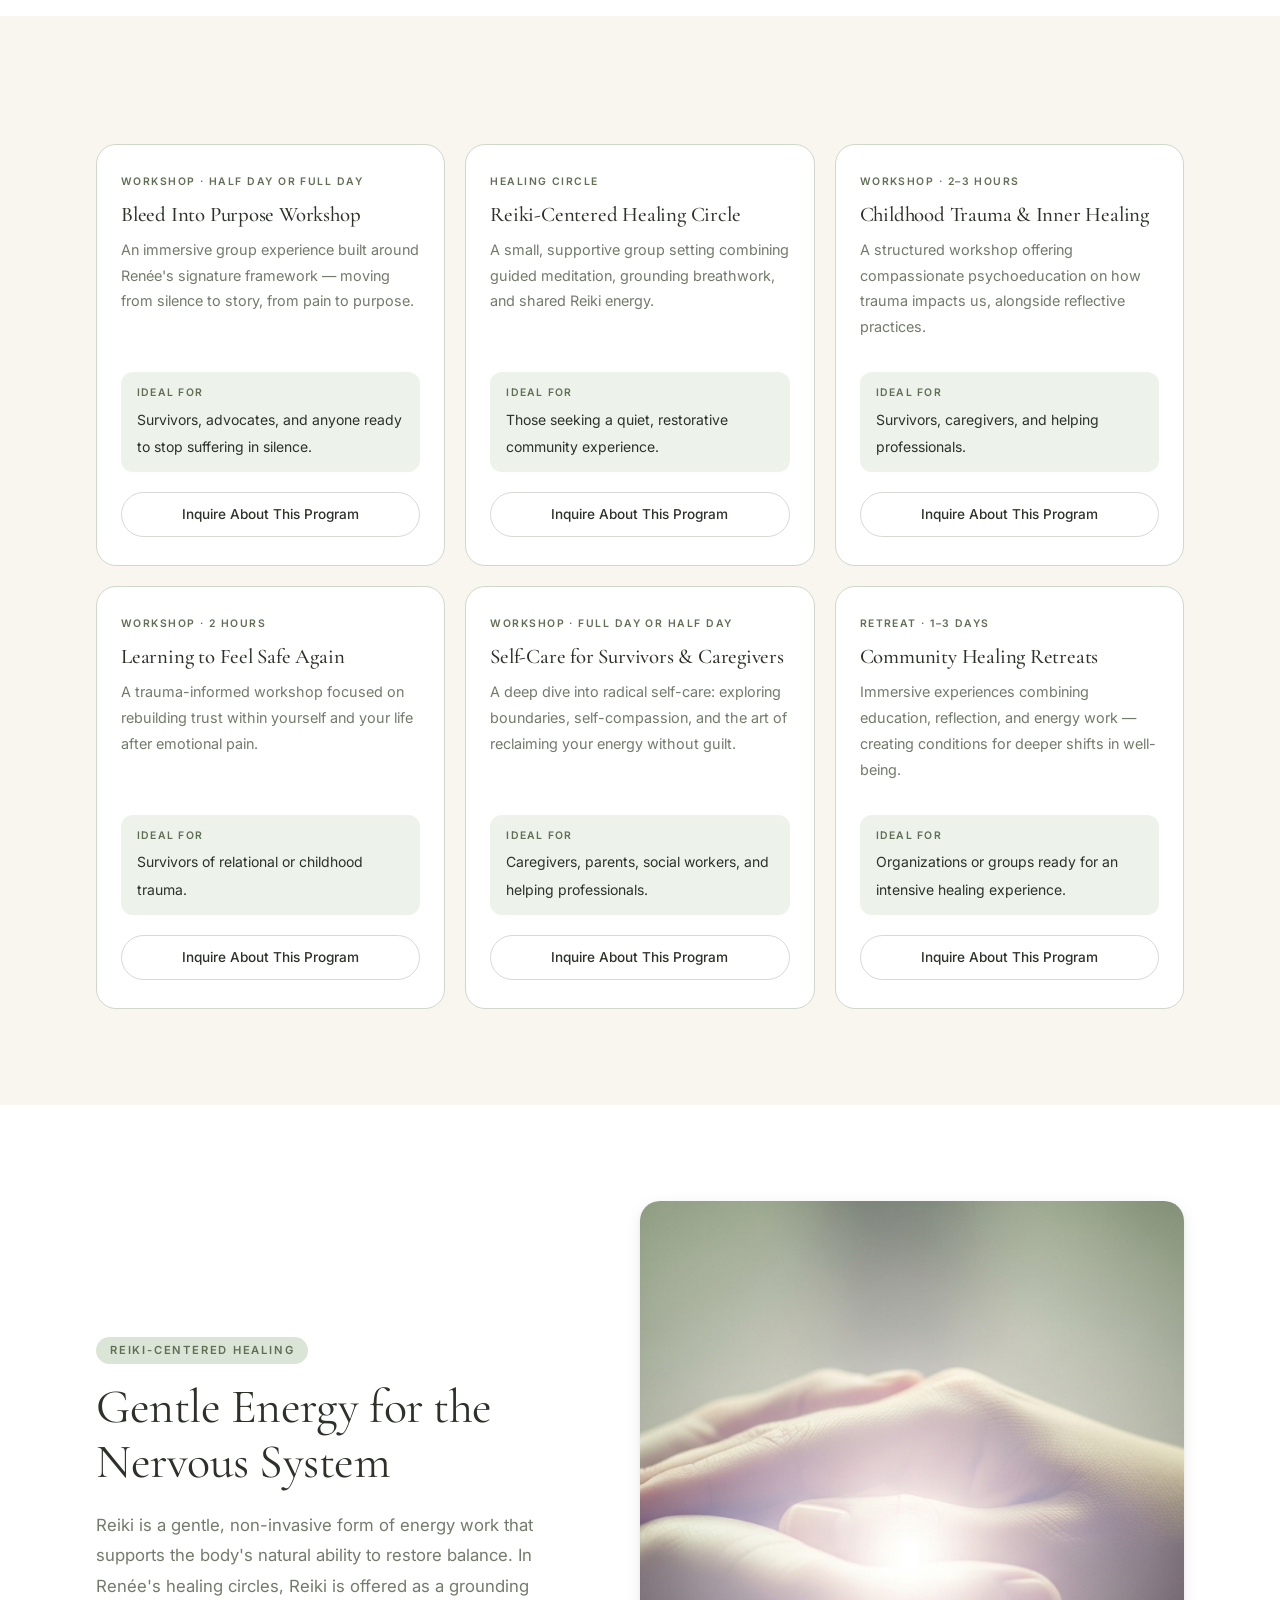
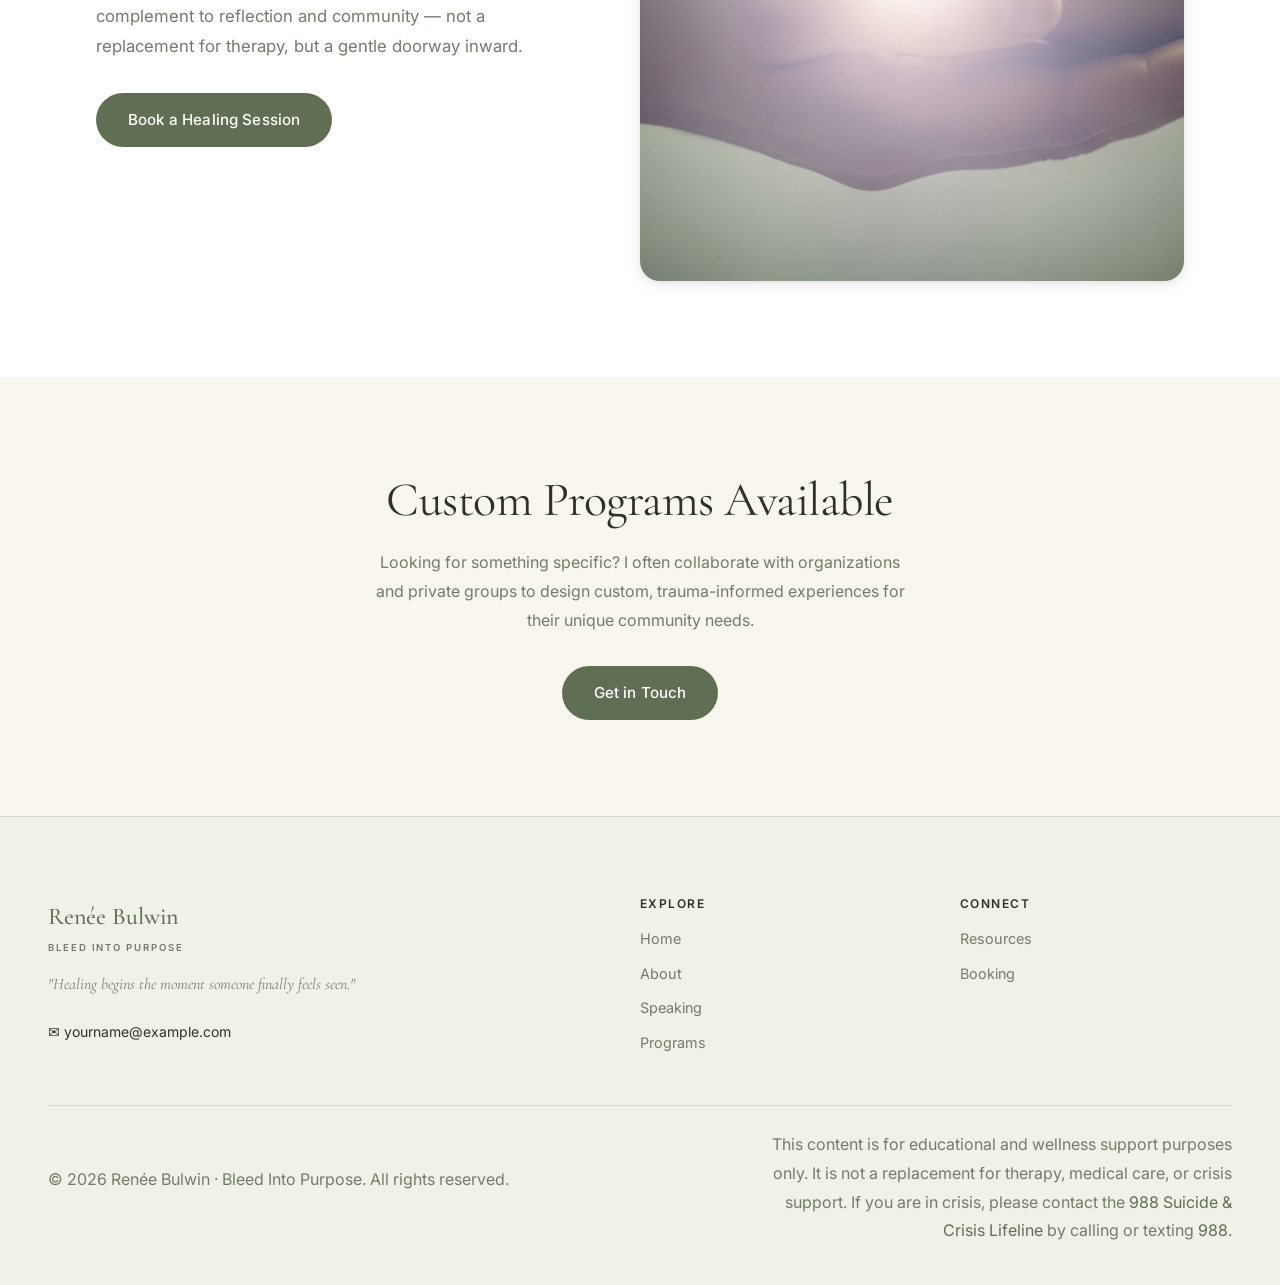
<file: programs.html>
<!DOCTYPE html>
<html lang="en">
<head>
  <meta charset="UTF-8">
  <meta name="viewport" content="width=device-width, initial-scale=1.0">
  <title>Programs &amp; Healing Circles | Renée Bulwin — Bleed Into Purpose</title>
  <meta name="description" content="Trauma-informed workshops, Reiki healing circles, and community retreats with Renée Bulwin.">
  <meta name="author" content="Renée Bulwin">
  <meta name="robots" content="index, follow">
  <meta property="og:type" content="website">
  <meta property="og:title" content="Programs &amp; Healing Circles | Renée Bulwin — Bleed Into Purpose">
  <meta property="og:description" content="Trauma-informed workshops, Reiki healing circles, and community retreats with Renée Bulwin.">
  <link rel="canonical" href="https://bleed-into-purpose.github.io/programs.html">
  <link rel="preconnect" href="https://fonts.googleapis.com">
  <link rel="preconnect" href="https://fonts.gstatic.com" crossorigin>
  <link href="https://fonts.googleapis.com/css2?family=Cormorant+Garamond:ital,wght@0,300;0,400;0,500;0,600;1,300;1,400&family=Inter:wght@300;400;500;600&display=swap" rel="stylesheet">
  <link rel="stylesheet" href="style.css">
</head>
<body>
  <a href="#main-content" class="skip-link">Skip to main content</a>

  <header role="banner">
    <nav aria-label="Main navigation">
      <a href="index.html" class="nav-brand" aria-label="Renée Bulwin – Bleed Into Purpose, home">
        <span class="name">Renée Bulwin</span>
        <span class="tagline">Bleed Into Purpose</span>
      </a>
      <ul class="nav-links" role="list">
        <li><a href="index.html">Home</a></li>
        <li><a href="about.html">About</a></li>
        <li><a href="speaking.html">Speaking</a></li>
        <li><a href="programs.html"  aria-current="page">Programs</a></li>
        <li><a href="resources.html">Resources</a></li>
        <li><a href="booking.html">Booking</a></li>
        <li><a href="booking.html" class="btn-book">Book a Session</a></li>
      </ul>
      <button class="nav-toggle" aria-expanded="false" aria-controls="nav-menu" aria-label="Open navigation menu">
        <span></span><span></span><span></span>
      </button>
    </nav>
  </header>

  <nav id="nav-menu" class="nav-menu" aria-label="Site pages">
    <a href="index.html">Home</a>
    <a href="about.html">About</a>
    <a href="speaking.html">Speaking</a>
    <a href="programs.html"  aria-current="page">Programs</a>
    <a href="resources.html">Resources</a>
    <a href="booking.html">Booking</a>
    <a href="booking.html" class="btn-menu">Book a Session</a>
  </nav>

  <div class="page-content">
    <main id="main-content">

      <div class="page-header">
        <span class="section-label">Programs &amp; Healing Circles</span>
        <h1>Healing is often most profound when it is shared.</h1>
        <p>Each program is built on the belief that people deserve spaces where they can stop pretending, start feeling, and begin finding their way back to themselves.</p>
      </div>

      <!-- IMAGE + INTRO -->
      <section class="image-section white-bg fade-in" aria-labelledby="programs-intro-heading">
        <div class="container">
          <div class="image-section-inner">
            <div class="image-section-img">
              <img src="images/programs.png" alt="A healing circle gathering in a warm, softly lit space">
            </div>
            <div class="image-section-text">
              <span class="section-label">Current Offerings</span>
              <h2 id="programs-intro-heading">Spaces for Healing</h2>
              <p>Healing is often most profound when it is shared. Each program is built on the belief that people deserve spaces where they can stop pretending, start feeling, and begin finding their way back to themselves.</p>
            </div>
          </div>
        </div>
      </section>

      <!-- PROGRAM CARDS -->
      <section class="section-pad cream-bg fade-in" aria-labelledby="offerings-heading">
        <div class="container">
          <h2 id="offerings-heading" class="sr-only">Program Offerings</h2>
          <div class="programs-grid">
            <div class="program-card"><span class="program-tag">Workshop · Half Day or Full Day</span><h3>Bleed Into Purpose Workshop</h3><p>An immersive group experience built around Renée's signature framework — moving from silence to story, from pain to purpose.</p><div class="program-ideal"><span class="ideal-label">Ideal For</span><span>Survivors, advocates, and anyone ready to stop suffering in silence.</span></div><a href="mailto:yourname@example.com?subject=Inquiry: Bleed Into Purpose Workshop" class="btn-outline">Inquire About This Program</a></div>
            <div class="program-card"><span class="program-tag">Healing Circle</span><h3>Reiki-Centered Healing Circle</h3><p>A small, supportive group setting combining guided meditation, grounding breathwork, and shared Reiki energy.</p><div class="program-ideal"><span class="ideal-label">Ideal For</span><span>Those seeking a quiet, restorative community experience.</span></div><a href="mailto:yourname@example.com?subject=Inquiry: Reiki Healing Circle" class="btn-outline">Inquire About This Program</a></div>
            <div class="program-card"><span class="program-tag">Workshop · 2–3 Hours</span><h3>Childhood Trauma &amp; Inner Healing</h3><p>A structured workshop offering compassionate psychoeducation on how trauma impacts us, alongside reflective practices.</p><div class="program-ideal"><span class="ideal-label">Ideal For</span><span>Survivors, caregivers, and helping professionals.</span></div><a href="mailto:yourname@example.com?subject=Inquiry: Childhood Trauma Workshop" class="btn-outline">Inquire About This Program</a></div>
            <div class="program-card"><span class="program-tag">Workshop · 2 Hours</span><h3>Learning to Feel Safe Again</h3><p>A trauma-informed workshop focused on rebuilding trust within yourself and your life after emotional pain.</p><div class="program-ideal"><span class="ideal-label">Ideal For</span><span>Survivors of relational or childhood trauma.</span></div><a href="mailto:yourname@example.com?subject=Inquiry: Learning to Feel Safe Again" class="btn-outline">Inquire About This Program</a></div>
            <div class="program-card"><span class="program-tag">Workshop · Full Day or Half Day</span><h3>Self-Care for Survivors &amp; Caregivers</h3><p>A deep dive into radical self-care: exploring boundaries, self-compassion, and the art of reclaiming your energy without guilt.</p><div class="program-ideal"><span class="ideal-label">Ideal For</span><span>Caregivers, parents, social workers, and helping professionals.</span></div><a href="mailto:yourname@example.com?subject=Inquiry: Self-Care Workshop" class="btn-outline">Inquire About This Program</a></div>
            <div class="program-card"><span class="program-tag">Retreat · 1–3 Days</span><h3>Community Healing Retreats</h3><p>Immersive experiences combining education, reflection, and energy work — creating conditions for deeper shifts in well-being.</p><div class="program-ideal"><span class="ideal-label">Ideal For</span><span>Organizations or groups ready for an intensive healing experience.</span></div><a href="mailto:yourname@example.com?subject=Inquiry: Community Healing Retreat" class="btn-outline">Inquire About This Program</a></div>
          </div>
        </div>
      </section>

      <!-- REIKI -->
      <section class="image-section white-bg fade-in" aria-labelledby="reiki-heading">
        <div class="container">
          <div class="image-section-inner reversed">
            <div class="image-section-img">
              <img src="images/reiki.png" alt="A peaceful Reiki healing session with gentle candlelight">
            </div>
            <div class="image-section-text">
              <span class="section-label">Reiki-Centered Healing</span>
              <h2 id="reiki-heading">Gentle Energy for the Nervous System</h2>
              <p>Reiki is a gentle, non-invasive form of energy work that supports the body's natural ability to restore balance. In Renée's healing circles, Reiki is offered as a grounding complement to reflection and community — not a replacement for therapy, but a gentle doorway inward.</p>
              <a href="booking.html" class="btn-primary" style="margin-top:16px;">Book a Healing Session</a>
            </div>
          </div>
        </div>
      </section>

      <!-- CUSTOM -->
      <section class="section-pad cream-bg fade-in" aria-labelledby="custom-heading">
        <div class="container" style="text-align:center;max-width:640px;margin:0 auto;">
          <h2 id="custom-heading">Custom Programs Available</h2>
          <p>Looking for something specific? I often collaborate with organizations and private groups to design custom, trauma-informed experiences for their unique community needs.</p>
          <a href="booking.html" class="btn-primary" style="margin-top:16px;">Get in Touch</a>
        </div>
      </section>

    </main>
    <footer class="site-footer" role="contentinfo">
      <div class="footer-inner">
        <div class="footer-brand">
          <span class="name">Renée Bulwin</span>
          <span class="tagline">Bleed Into Purpose</span>
          <p class="quote">"Healing begins the moment someone finally feels seen."</p>
          <a href="mailto:yourname@example.com" class="footer-email">✉ yourname@example.com</a>
        </div>
        <div class="footer-nav-col">
          <h4>Explore</h4>
          <a href="index.html">Home</a>
          <a href="about.html">About</a>
          <a href="speaking.html">Speaking</a>
          <a href="programs.html">Programs</a>
        </div>
        <div class="footer-nav-col">
          <h4>Connect</h4>
          <a href="resources.html">Resources</a>
          <a href="booking.html">Booking</a>
        </div>
      </div>
      <div class="footer-bottom">
        <p>© 2026 Renée Bulwin · Bleed Into Purpose. All rights reserved.</p>
        <p>This content is for educational and wellness support purposes only. It is not a replacement for therapy, medical care, or crisis support. If you are in crisis, please contact the <a href="https://988lifeline.org" rel="noopener noreferrer">988 Suicide &amp; Crisis Lifeline</a> by calling or texting <a href="tel:988">988</a>.</p>
      </div>
    </footer>
  </div>

  <script>
    const hdr = document.querySelector("header");
    window.addEventListener("scroll", () => { hdr.classList.toggle("scrolled", window.scrollY > 20); }, { passive: true });
    const toggle = document.querySelector(".nav-toggle");
    const menu = document.getElementById("nav-menu");
    toggle.addEventListener("click", () => {
      const open = menu.classList.toggle("open");
      toggle.setAttribute("aria-expanded", String(open));
      document.body.style.overflow = open ? "hidden" : "";
    });
    menu.querySelectorAll("a").forEach(a => {
      a.addEventListener("click", () => { menu.classList.remove("open"); toggle.setAttribute("aria-expanded","false"); document.body.style.overflow = ""; });
    });
    const faders = document.querySelectorAll(".fade-in");
    if (faders.length) {
      const obs = new IntersectionObserver(entries => {
        entries.forEach(e => { if (e.isIntersecting) { e.target.classList.add("visible"); obs.unobserve(e.target); } });
      }, { threshold: 0.1 });
      faders.forEach(f => obs.observe(f));
    }
  </script>
</body>
</html>
</file>
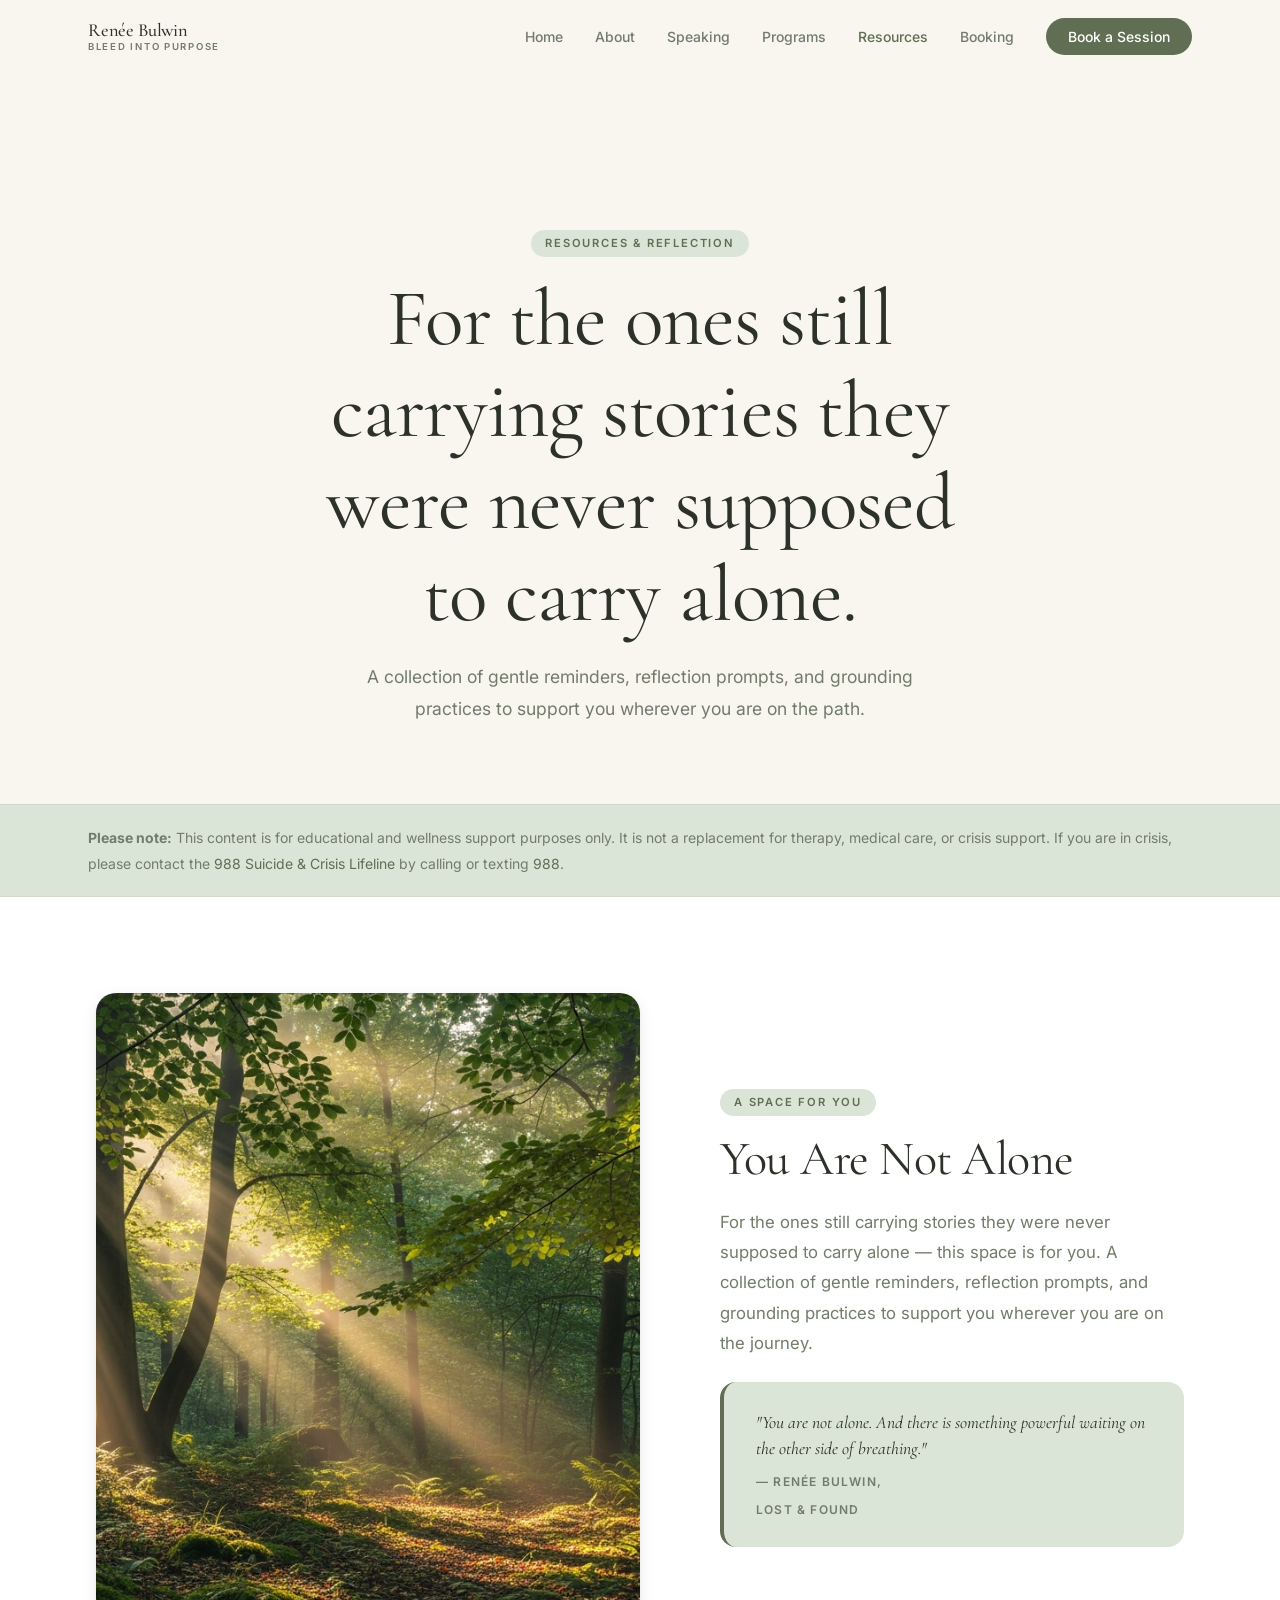
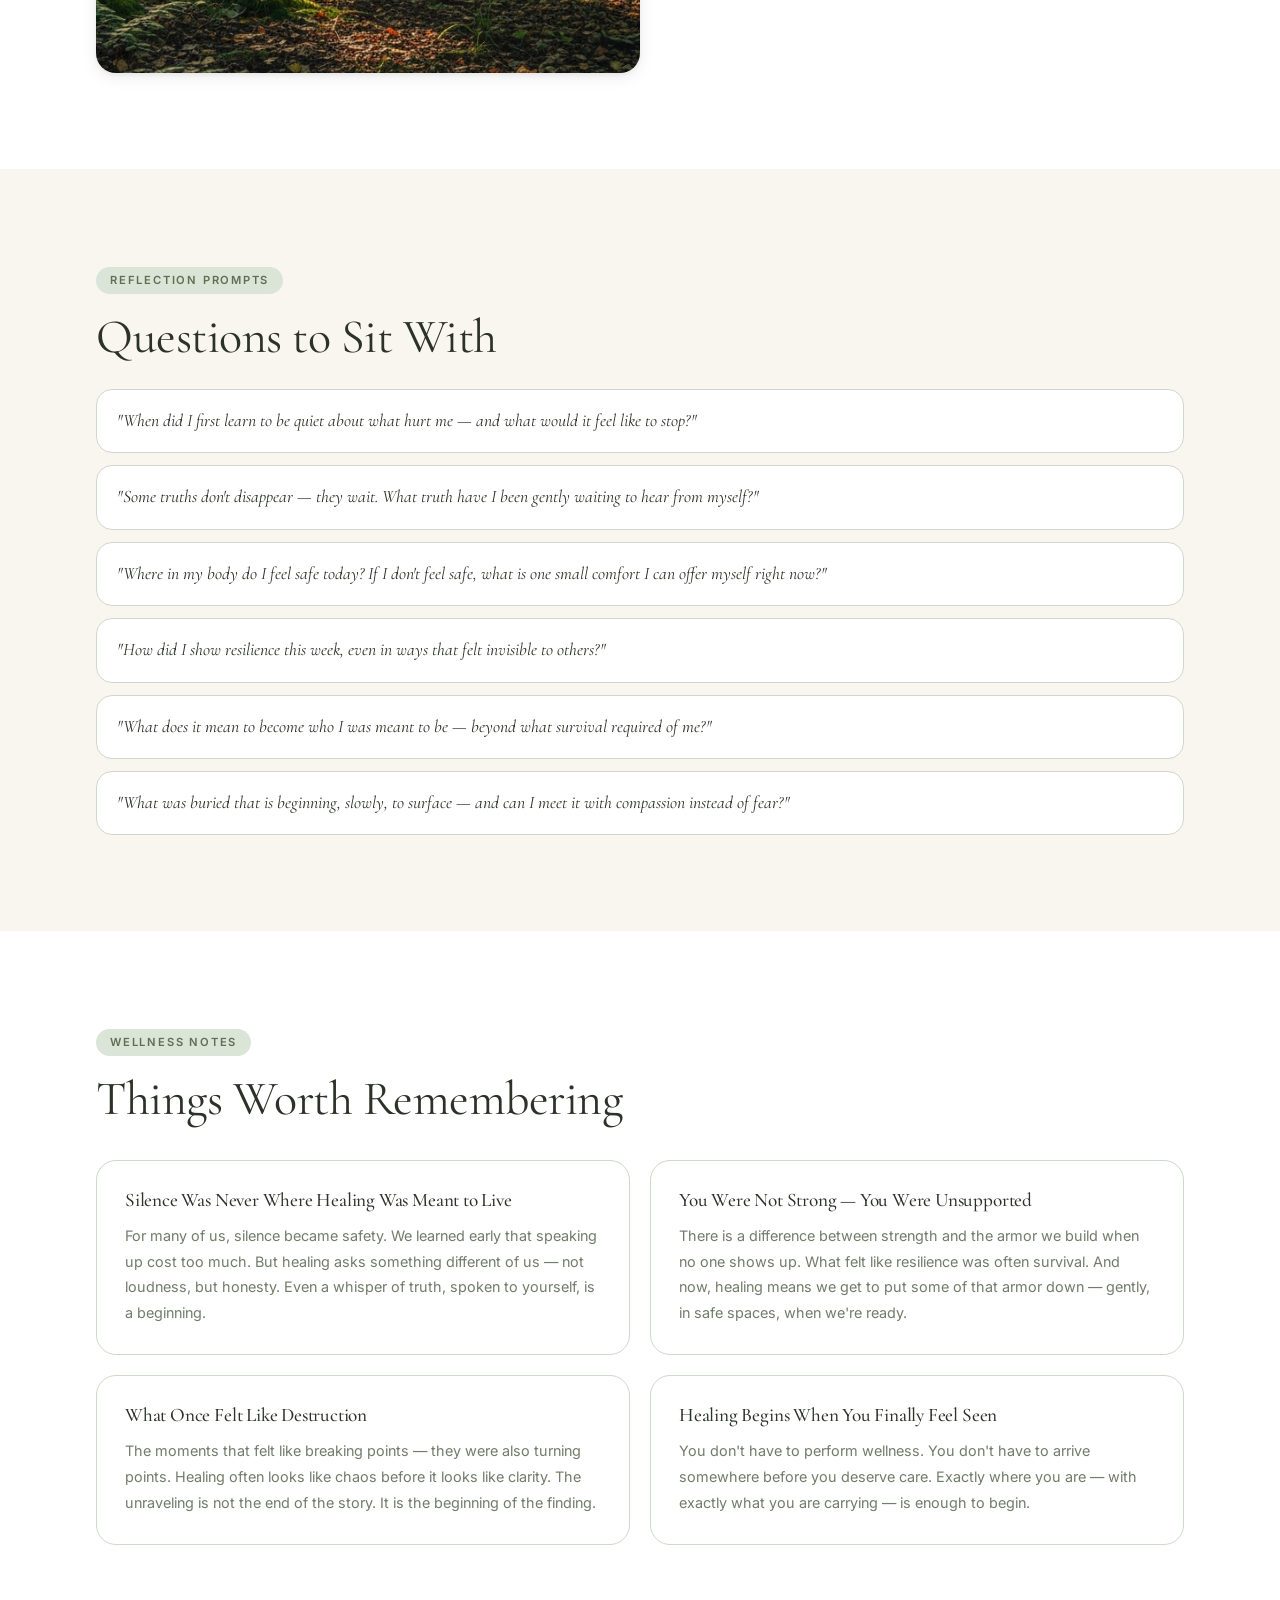
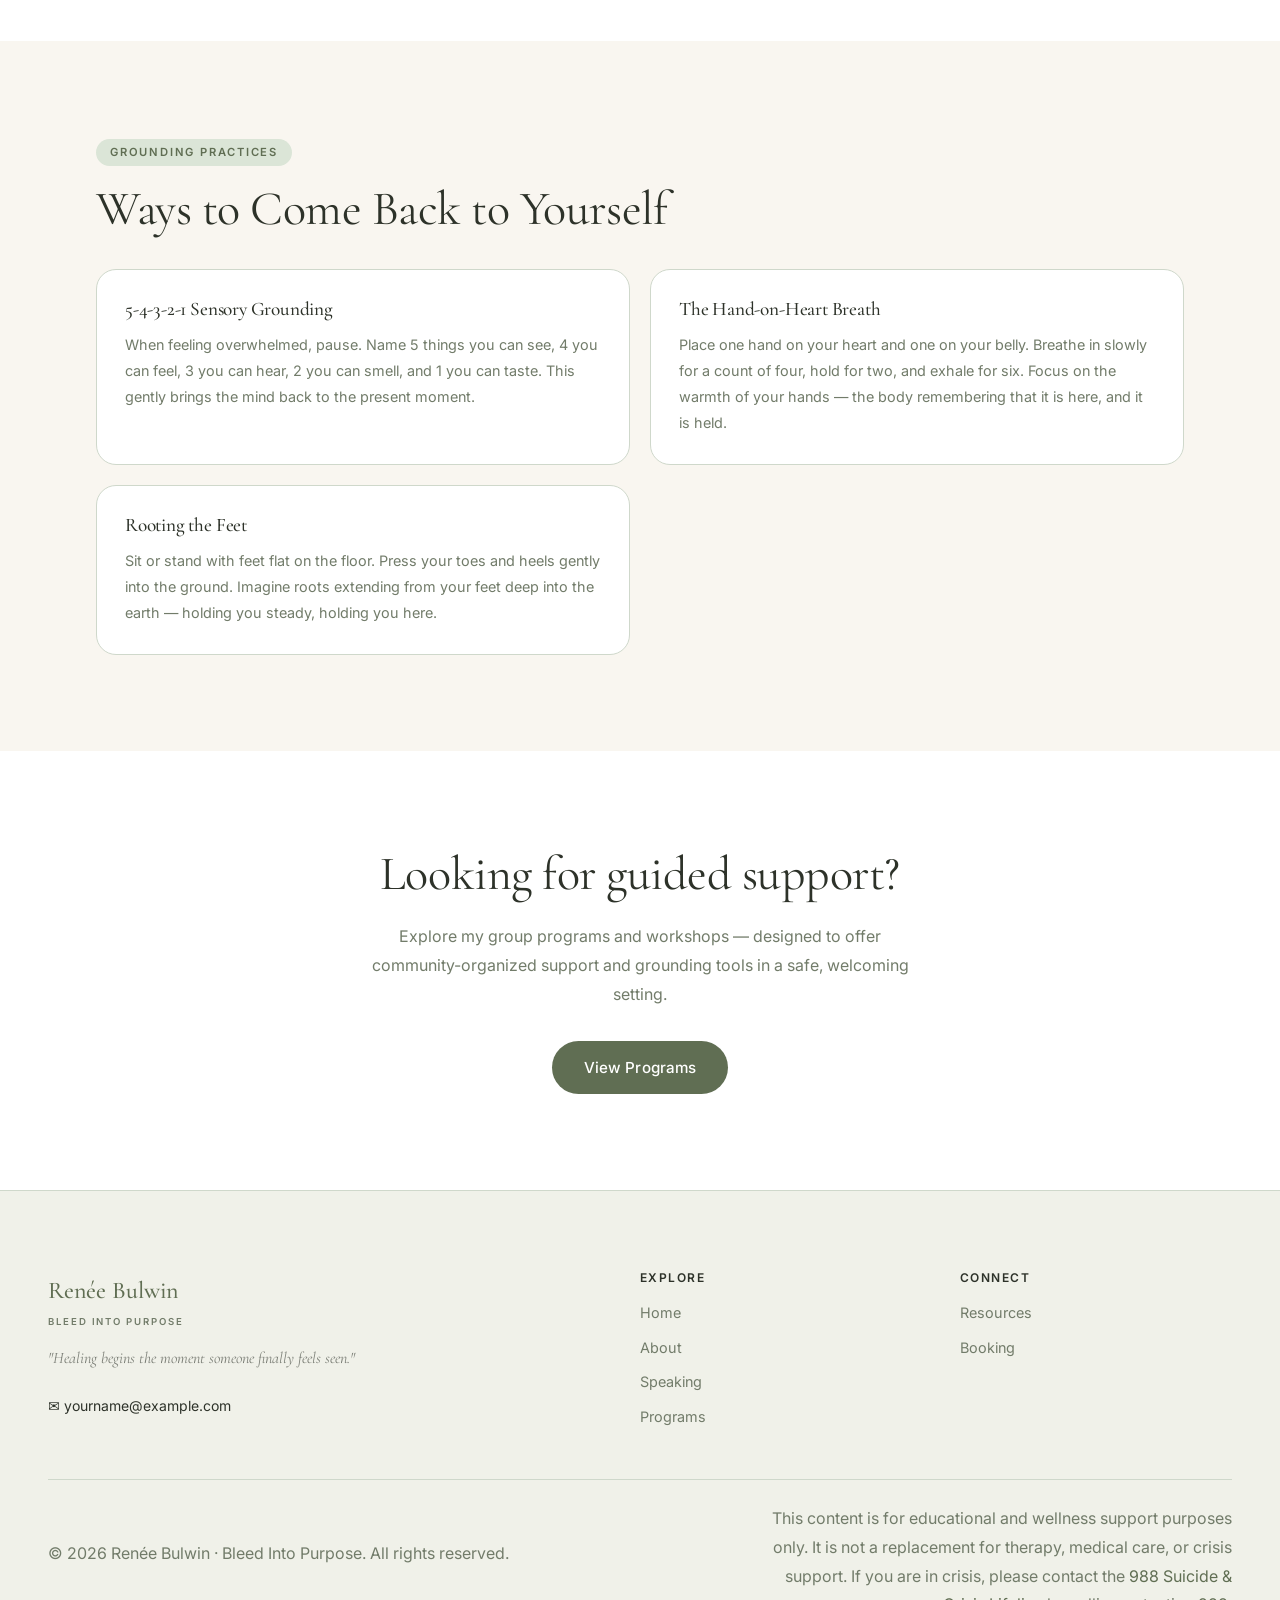
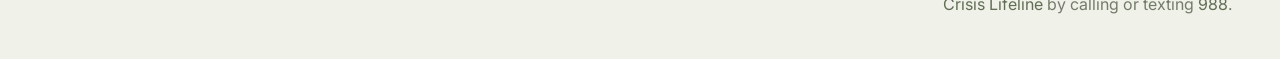
<file: resources.html>
<!DOCTYPE html>
<html lang="en">
<head>
  <meta charset="UTF-8">
  <meta name="viewport" content="width=device-width, initial-scale=1.0">
  <title>Resources &amp; Reflection | Renée Bulwin — Bleed Into Purpose</title>
  <meta name="description" content="Reflection prompts, wellness notes, and grounding practices from Renée Bulwin to support your healing process.">
  <meta name="author" content="Renée Bulwin">
  <meta name="robots" content="index, follow">
  <meta property="og:type" content="website">
  <meta property="og:title" content="Resources &amp; Reflection | Renée Bulwin — Bleed Into Purpose">
  <meta property="og:description" content="Reflection prompts, wellness notes, and grounding practices from Renée Bulwin to support your healing process.">
  <link rel="canonical" href="https://bleed-into-purpose.github.io/resources.html">
  <link rel="preconnect" href="https://fonts.googleapis.com">
  <link rel="preconnect" href="https://fonts.gstatic.com" crossorigin>
  <link href="https://fonts.googleapis.com/css2?family=Cormorant+Garamond:ital,wght@0,300;0,400;0,500;0,600;1,300;1,400&family=Inter:wght@300;400;500;600&display=swap" rel="stylesheet">
  <link rel="stylesheet" href="style.css">
</head>
<body>
  <a href="#main-content" class="skip-link">Skip to main content</a>

  <header role="banner">
    <nav aria-label="Main navigation">
      <a href="index.html" class="nav-brand" aria-label="Renée Bulwin – Bleed Into Purpose, home">
        <span class="name">Renée Bulwin</span>
        <span class="tagline">Bleed Into Purpose</span>
      </a>
      <ul class="nav-links" role="list">
        <li><a href="index.html">Home</a></li>
        <li><a href="about.html">About</a></li>
        <li><a href="speaking.html">Speaking</a></li>
        <li><a href="programs.html">Programs</a></li>
        <li><a href="resources.html"  aria-current="page">Resources</a></li>
        <li><a href="booking.html">Booking</a></li>
        <li><a href="booking.html" class="btn-book">Book a Session</a></li>
      </ul>
      <button class="nav-toggle" aria-expanded="false" aria-controls="nav-menu" aria-label="Open navigation menu">
        <span></span><span></span><span></span>
      </button>
    </nav>
  </header>

  <nav id="nav-menu" class="nav-menu" aria-label="Site pages">
    <a href="index.html">Home</a>
    <a href="about.html">About</a>
    <a href="speaking.html">Speaking</a>
    <a href="programs.html">Programs</a>
    <a href="resources.html"  aria-current="page">Resources</a>
    <a href="booking.html">Booking</a>
    <a href="booking.html" class="btn-menu">Book a Session</a>
  </nav>

  <div class="page-content">
    <main id="main-content">

      <div class="page-header">
        <span class="section-label">Resources &amp; Reflection</span>
        <h1>For the ones still carrying stories they were never supposed to carry alone.</h1>
        <p>A collection of gentle reminders, reflection prompts, and grounding practices to support you wherever you are on the path.</p>
      </div>

      <!-- DISCLAIMER -->
      <div style="background:var(--secondary);border-top:1px solid var(--border);border-bottom:1px solid var(--border);padding:20px var(--px);" role="note" aria-label="Wellness disclaimer">
        <div class="container">
          <p style="font-size:.875rem;margin:0;"><strong>Please note:</strong> This content is for educational and wellness support purposes only. It is not a replacement for therapy, medical care, or crisis support. If you are in crisis, please contact the <a href="https://988lifeline.org" rel="noopener noreferrer">988 Suicide &amp; Crisis Lifeline</a> by calling or texting <a href="tel:988">988</a>.</p>
        </div>
      </div>

      <!-- IMAGE -->
      <section class="image-section white-bg fade-in" aria-label="Resources imagery">
        <div class="container">
          <div class="image-section-inner">
            <div class="image-section-img">
              <img src="images/resources.png" alt="An open journal with dried flowers beside a sunlit window — a space of quiet reflection">
            </div>
            <div class="image-section-text">
              <span class="section-label">A Space for You</span>
              <h2>You Are Not Alone</h2>
              <p>For the ones still carrying stories they were never supposed to carry alone — this space is for you. A collection of gentle reminders, reflection prompts, and grounding practices to support you wherever you are on the journey.</p>
              <blockquote style="margin-top:24px;font-size:1.1rem;">"You are not alone. And there is something powerful waiting on the other side of breathing."<footer>— Renée Bulwin, <cite>Lost &amp; Found</cite></footer></blockquote>
            </div>
          </div>
        </div>
      </section>

      <!-- REFLECTION PROMPTS -->
      <section class="section-pad cream-bg fade-in" aria-labelledby="prompts-heading">
        <div class="container">
          <span class="section-label">Reflection Prompts</span>
          <h2 id="prompts-heading">Questions to Sit With</h2>
          <ul class="prompt-list" role="list">
            <li>"When did I first learn to be quiet about what hurt me — and what would it feel like to stop?"</li>
            <li>"Some truths don't disappear — they wait. What truth have I been gently waiting to hear from myself?"</li>
            <li>"Where in my body do I feel safe today? If I don't feel safe, what is one small comfort I can offer myself right now?"</li>
            <li>"How did I show resilience this week, even in ways that felt invisible to others?"</li>
            <li>"What does it mean to become who I was meant to be — beyond what survival required of me?"</li>
            <li>"What was buried that is beginning, slowly, to surface — and can I meet it with compassion instead of fear?"</li>
          </ul>
        </div>
      </section>

      <!-- WELLNESS NOTES -->
      <section class="section-pad white-bg fade-in" aria-labelledby="wellness-heading">
        <div class="container">
          <span class="section-label">Wellness Notes</span>
          <h2 id="wellness-heading">Things Worth Remembering</h2>
          <div class="content-grid">
            <div class="content-card"><h3>Silence Was Never Where Healing Was Meant to Live</h3><p>For many of us, silence became safety. We learned early that speaking up cost too much. But healing asks something different of us — not loudness, but honesty. Even a whisper of truth, spoken to yourself, is a beginning.</p></div>
            <div class="content-card"><h3>You Were Not Strong — You Were Unsupported</h3><p>There is a difference between strength and the armor we build when no one shows up. What felt like resilience was often survival. And now, healing means we get to put some of that armor down — gently, in safe spaces, when we're ready.</p></div>
            <div class="content-card"><h3>What Once Felt Like Destruction</h3><p>The moments that felt like breaking points — they were also turning points. Healing often looks like chaos before it looks like clarity. The unraveling is not the end of the story. It is the beginning of the finding.</p></div>
            <div class="content-card"><h3>Healing Begins When You Finally Feel Seen</h3><p>You don't have to perform wellness. You don't have to arrive somewhere before you deserve care. Exactly where you are — with exactly what you are carrying — is enough to begin.</p></div>
          </div>
        </div>
      </section>

      <!-- GROUNDING -->
      <section class="section-pad cream-bg fade-in" aria-labelledby="grounding-heading">
        <div class="container">
          <span class="section-label">Grounding Practices</span>
          <h2 id="grounding-heading">Ways to Come Back to Yourself</h2>
          <div class="content-grid">
            <div class="content-card"><h3>5-4-3-2-1 Sensory Grounding</h3><p>When feeling overwhelmed, pause. Name 5 things you can see, 4 you can feel, 3 you can hear, 2 you can smell, and 1 you can taste. This gently brings the mind back to the present moment.</p></div>
            <div class="content-card"><h3>The Hand-on-Heart Breath</h3><p>Place one hand on your heart and one on your belly. Breathe in slowly for a count of four, hold for two, and exhale for six. Focus on the warmth of your hands — the body remembering that it is here, and it is held.</p></div>
            <div class="content-card"><h3>Rooting the Feet</h3><p>Sit or stand with feet flat on the floor. Press your toes and heels gently into the ground. Imagine roots extending from your feet deep into the earth — holding you steady, holding you here.</p></div>
          </div>
        </div>
      </section>

      <!-- CTA -->
      <section class="section-pad white-bg fade-in" aria-labelledby="resources-cta-heading">
        <div class="container" style="text-align:center;max-width:640px;margin:0 auto;">
          <h2 id="resources-cta-heading">Looking for guided support?</h2>
          <p>Explore my group programs and workshops — designed to offer community-organized support and grounding tools in a safe, welcoming setting.</p>
          <a href="programs.html" class="btn-primary" style="margin-top:16px;">View Programs</a>
        </div>
      </section>

    </main>
    <footer class="site-footer" role="contentinfo">
      <div class="footer-inner">
        <div class="footer-brand">
          <span class="name">Renée Bulwin</span>
          <span class="tagline">Bleed Into Purpose</span>
          <p class="quote">"Healing begins the moment someone finally feels seen."</p>
          <a href="mailto:yourname@example.com" class="footer-email">✉ yourname@example.com</a>
        </div>
        <div class="footer-nav-col">
          <h4>Explore</h4>
          <a href="index.html">Home</a>
          <a href="about.html">About</a>
          <a href="speaking.html">Speaking</a>
          <a href="programs.html">Programs</a>
        </div>
        <div class="footer-nav-col">
          <h4>Connect</h4>
          <a href="resources.html">Resources</a>
          <a href="booking.html">Booking</a>
        </div>
      </div>
      <div class="footer-bottom">
        <p>© 2026 Renée Bulwin · Bleed Into Purpose. All rights reserved.</p>
        <p>This content is for educational and wellness support purposes only. It is not a replacement for therapy, medical care, or crisis support. If you are in crisis, please contact the <a href="https://988lifeline.org" rel="noopener noreferrer">988 Suicide &amp; Crisis Lifeline</a> by calling or texting <a href="tel:988">988</a>.</p>
      </div>
    </footer>
  </div>

  <script>
    const hdr = document.querySelector("header");
    window.addEventListener("scroll", () => { hdr.classList.toggle("scrolled", window.scrollY > 20); }, { passive: true });
    const toggle = document.querySelector(".nav-toggle");
    const menu = document.getElementById("nav-menu");
    toggle.addEventListener("click", () => {
      const open = menu.classList.toggle("open");
      toggle.setAttribute("aria-expanded", String(open));
      document.body.style.overflow = open ? "hidden" : "";
    });
    menu.querySelectorAll("a").forEach(a => {
      a.addEventListener("click", () => { menu.classList.remove("open"); toggle.setAttribute("aria-expanded","false"); document.body.style.overflow = ""; });
    });
    const faders = document.querySelectorAll(".fade-in");
    if (faders.length) {
      const obs = new IntersectionObserver(entries => {
        entries.forEach(e => { if (e.isIntersecting) { e.target.classList.add("visible"); obs.unobserve(e.target); } });
      }, { threshold: 0.1 });
      faders.forEach(f => obs.observe(f));
    }
  </script>
</body>
</html>
</file>
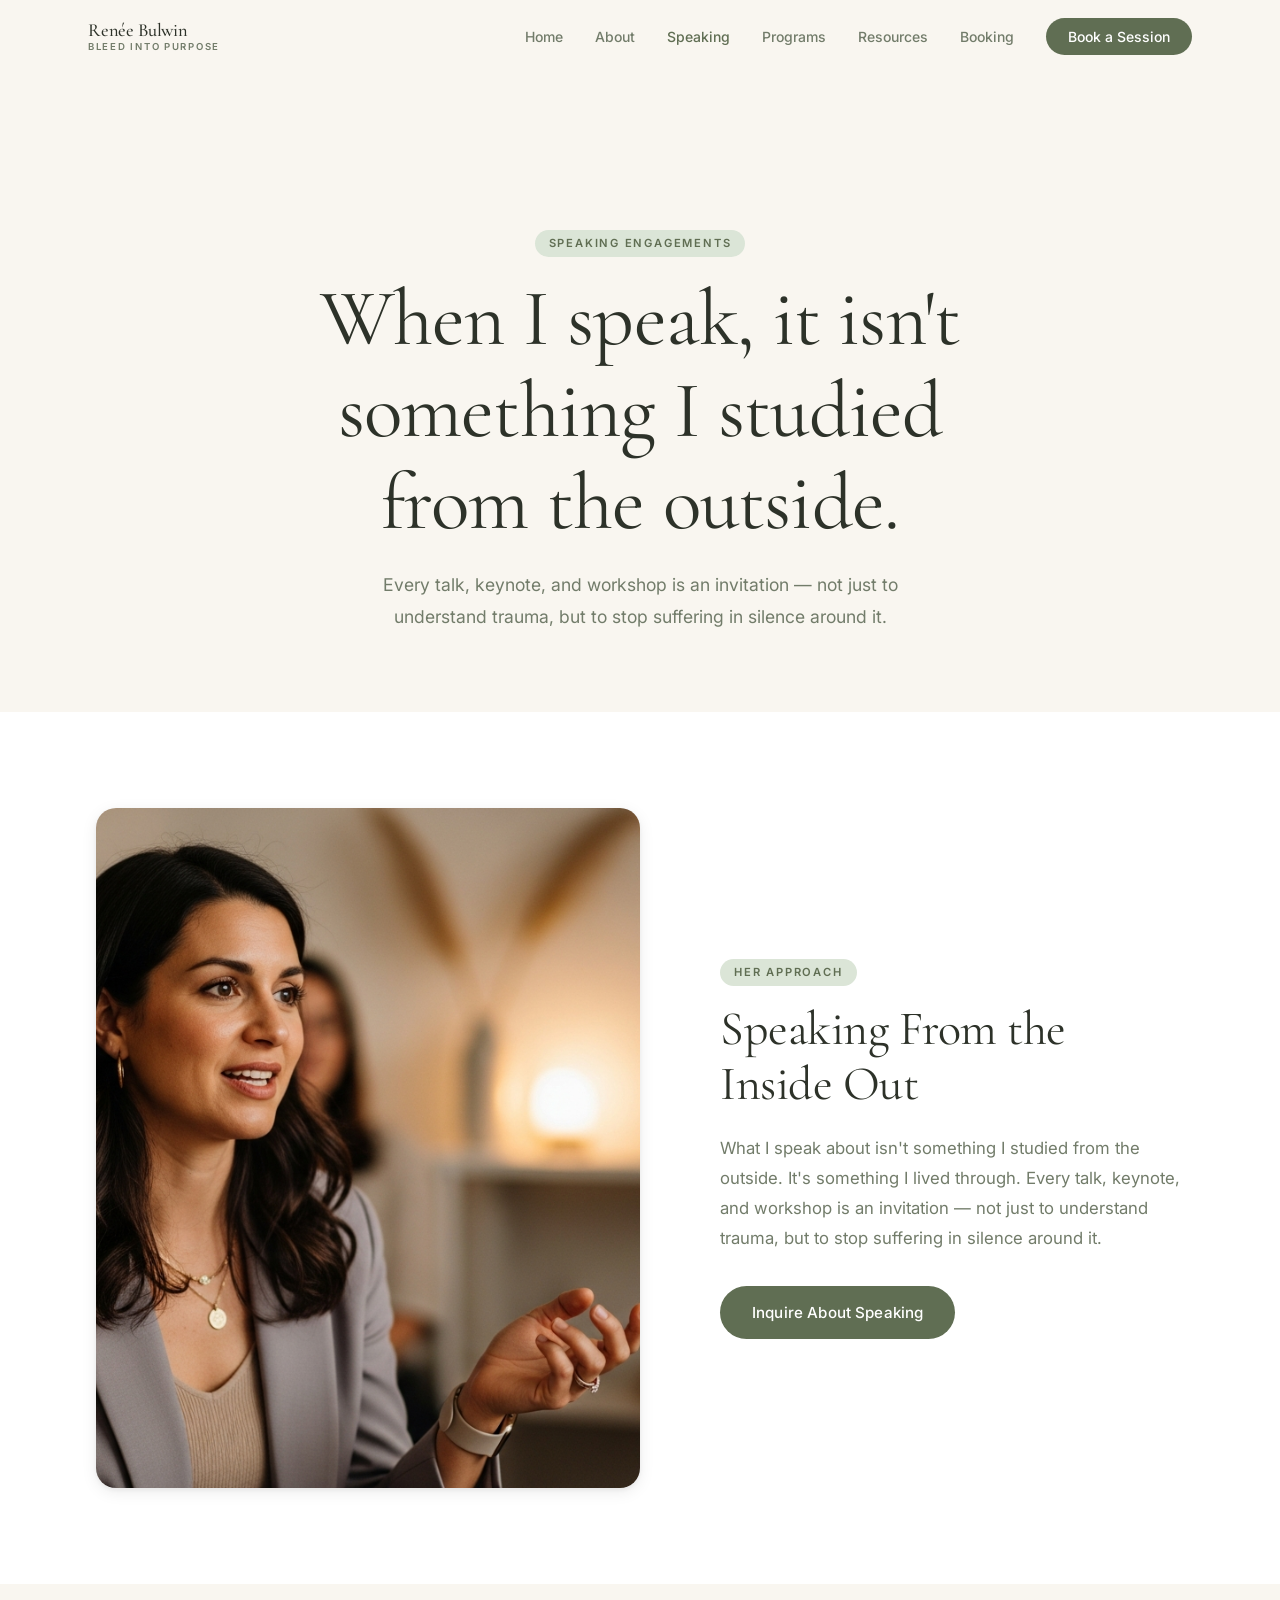
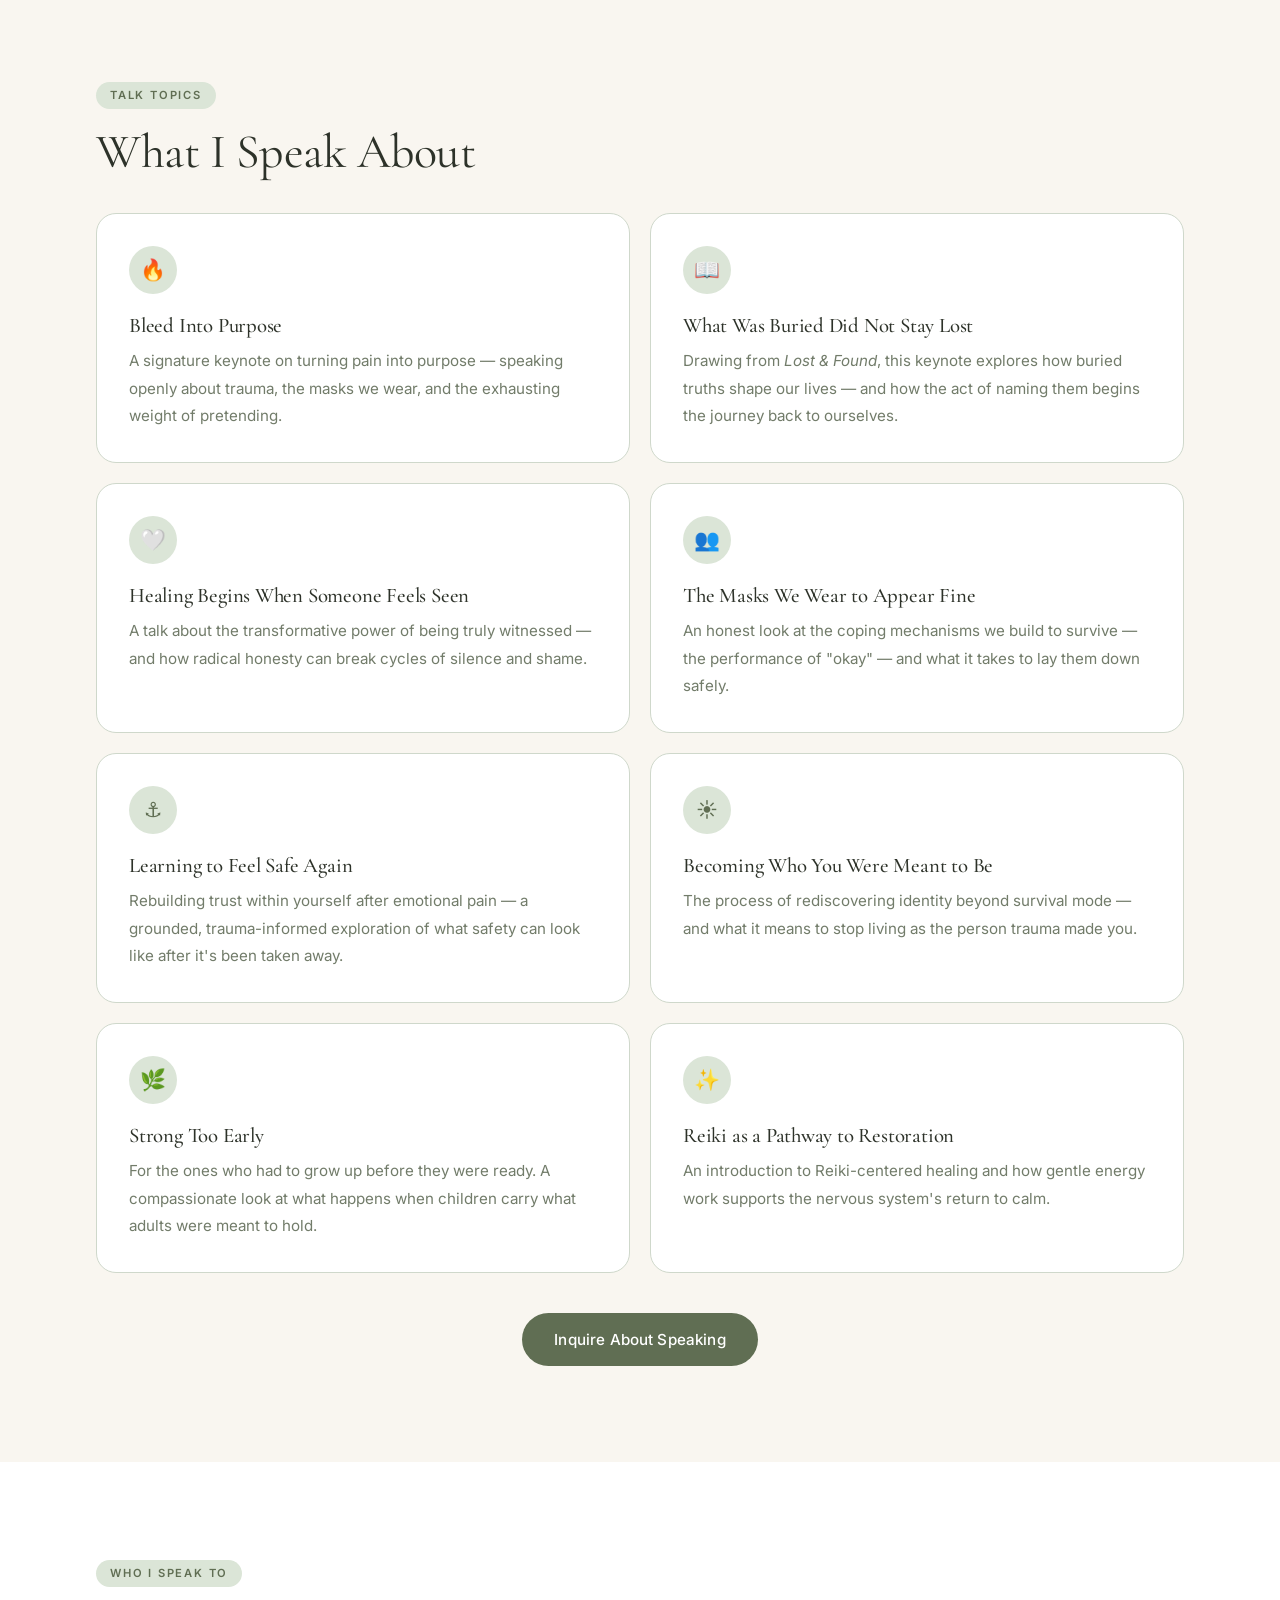
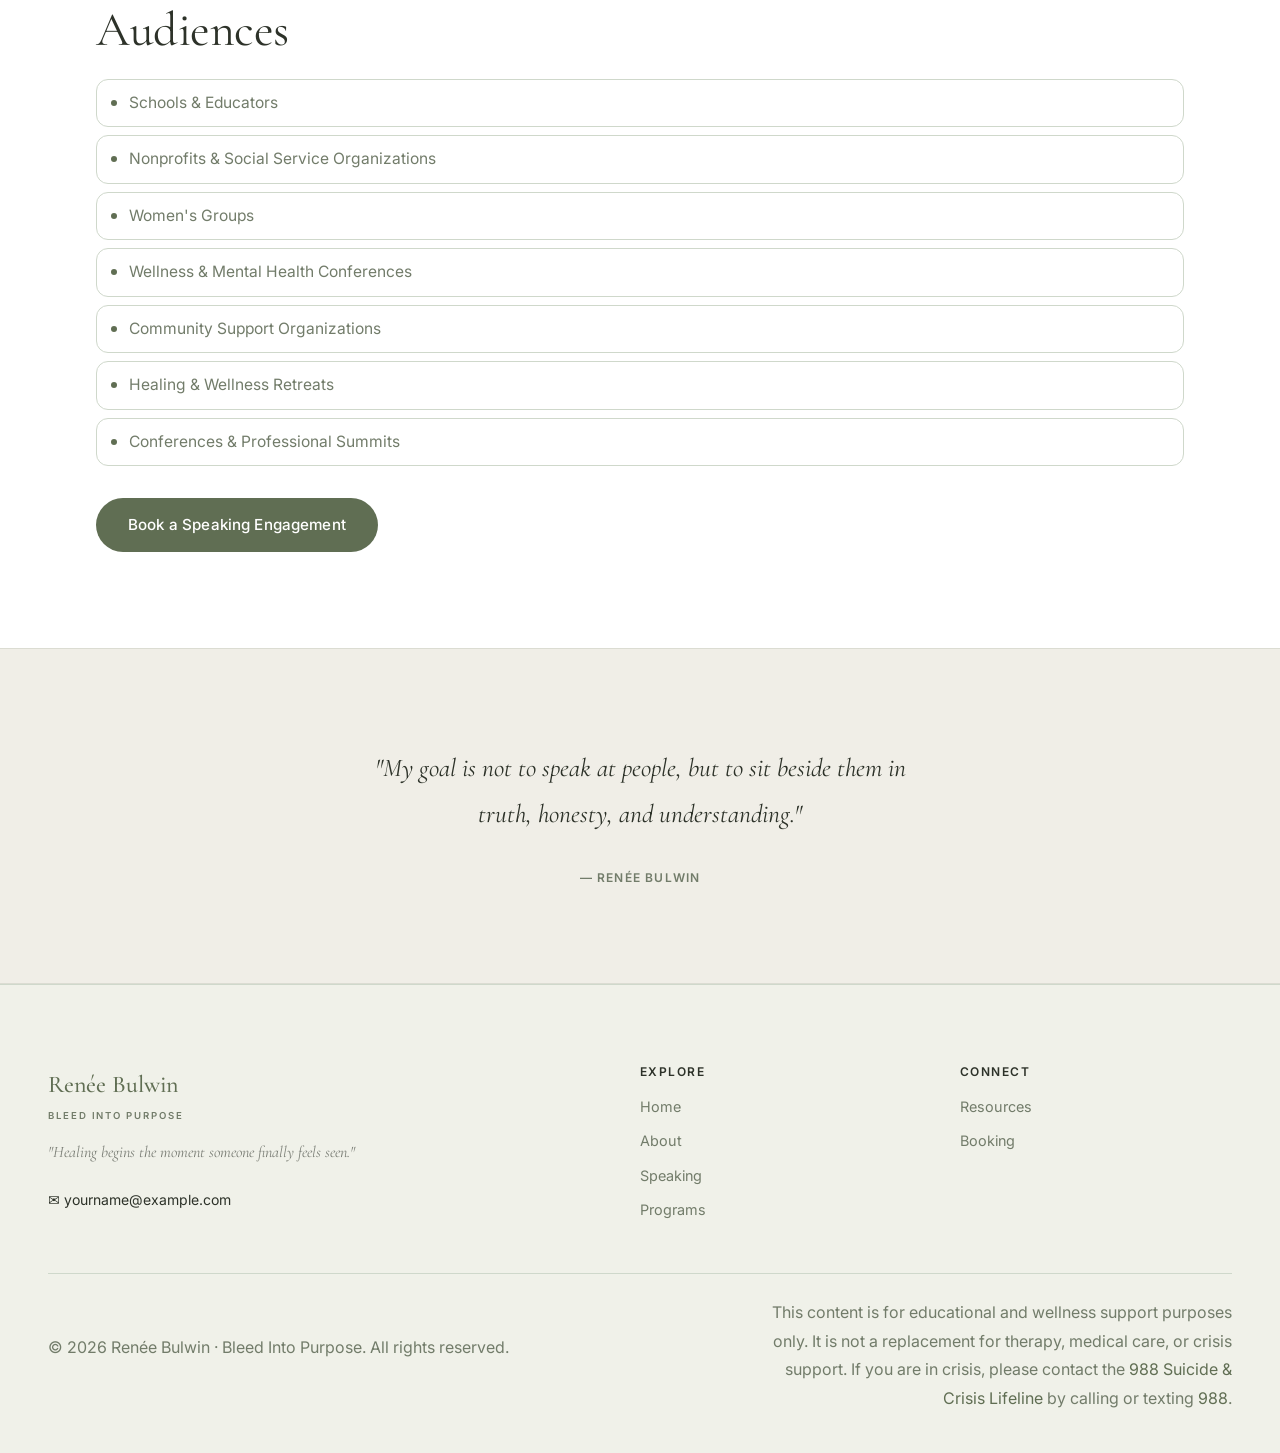
<file: speaking.html>
<!DOCTYPE html>
<html lang="en">
<head>
  <meta charset="UTF-8">
  <meta name="viewport" content="width=device-width, initial-scale=1.0">
  <title>Speaking Engagements | Renée Bulwin — Bleed Into Purpose</title>
  <meta name="description" content="Book Renée Bulwin for trauma-informed keynotes, seminars, and workshops about healing, purpose, and resilience.">
  <meta name="author" content="Renée Bulwin">
  <meta name="robots" content="index, follow">
  <meta property="og:type" content="website">
  <meta property="og:title" content="Speaking Engagements | Renée Bulwin — Bleed Into Purpose">
  <meta property="og:description" content="Book Renée Bulwin for trauma-informed keynotes, seminars, and workshops about healing, purpose, and resilience.">
  <link rel="canonical" href="https://bleed-into-purpose.github.io/speaking.html">
  <link rel="preconnect" href="https://fonts.googleapis.com">
  <link rel="preconnect" href="https://fonts.gstatic.com" crossorigin>
  <link href="https://fonts.googleapis.com/css2?family=Cormorant+Garamond:ital,wght@0,300;0,400;0,500;0,600;1,300;1,400&family=Inter:wght@300;400;500;600&display=swap" rel="stylesheet">
  <link rel="stylesheet" href="style.css">
</head>
<body>
  <a href="#main-content" class="skip-link">Skip to main content</a>

  <header role="banner">
    <nav aria-label="Main navigation">
      <a href="index.html" class="nav-brand" aria-label="Renée Bulwin – Bleed Into Purpose, home">
        <span class="name">Renée Bulwin</span>
        <span class="tagline">Bleed Into Purpose</span>
      </a>
      <ul class="nav-links" role="list">
        <li><a href="index.html">Home</a></li>
        <li><a href="about.html">About</a></li>
        <li><a href="speaking.html"  aria-current="page">Speaking</a></li>
        <li><a href="programs.html">Programs</a></li>
        <li><a href="resources.html">Resources</a></li>
        <li><a href="booking.html">Booking</a></li>
        <li><a href="booking.html" class="btn-book">Book a Session</a></li>
      </ul>
      <button class="nav-toggle" aria-expanded="false" aria-controls="nav-menu" aria-label="Open navigation menu">
        <span></span><span></span><span></span>
      </button>
    </nav>
  </header>

  <nav id="nav-menu" class="nav-menu" aria-label="Site pages">
    <a href="index.html">Home</a>
    <a href="about.html">About</a>
    <a href="speaking.html"  aria-current="page">Speaking</a>
    <a href="programs.html">Programs</a>
    <a href="resources.html">Resources</a>
    <a href="booking.html">Booking</a>
    <a href="booking.html" class="btn-menu">Book a Session</a>
  </nav>

  <div class="page-content">
    <main id="main-content">

      <div class="page-header">
        <span class="section-label">Speaking Engagements</span>
        <h1>When I speak, it isn't something I studied from the outside.</h1>
        <p>Every talk, keynote, and workshop is an invitation — not just to understand trauma, but to stop suffering in silence around it.</p>
      </div>

      <!-- IMAGE + INTRO -->
      <section class="image-section white-bg fade-in" aria-labelledby="speaking-intro-heading">
        <div class="container">
          <div class="image-section-inner">
            <div class="image-section-img">
              <img src="images/speaking.png" alt="Renée Bulwin speaking to an audience in an intimate setting">
            </div>
            <div class="image-section-text">
              <span class="section-label">Her Approach</span>
              <h2 id="speaking-intro-heading">Speaking From the Inside Out</h2>
              <p>What I speak about isn't something I studied from the outside. It's something I lived through. Every talk, keynote, and workshop is an invitation — not just to understand trauma, but to stop suffering in silence around it.</p>
              <a href="booking.html" class="btn-primary" style="margin-top:16px;">Inquire About Speaking</a>
            </div>
          </div>
        </div>
      </section>

      <!-- TOPICS -->
      <section class="section-pad cream-bg fade-in" aria-labelledby="topics-heading">
        <div class="container">
          <span class="section-label">Talk Topics</span>
          <h2 id="topics-heading">What I Speak About</h2>
          <div class="topics-grid">
            <div class="topic-card"><div class="topic-icon">🔥</div><h3>Bleed Into Purpose</h3><p>A signature keynote on turning pain into purpose — speaking openly about trauma, the masks we wear, and the exhausting weight of pretending.</p></div>
            <div class="topic-card"><div class="topic-icon">📖</div><h3>What Was Buried Did Not Stay Lost</h3><p>Drawing from <em>Lost &amp; Found</em>, this keynote explores how buried truths shape our lives — and how the act of naming them begins the journey back to ourselves.</p></div>
            <div class="topic-card"><div class="topic-icon">🤍</div><h3>Healing Begins When Someone Feels Seen</h3><p>A talk about the transformative power of being truly witnessed — and how radical honesty can break cycles of silence and shame.</p></div>
            <div class="topic-card"><div class="topic-icon">👥</div><h3>The Masks We Wear to Appear Fine</h3><p>An honest look at the coping mechanisms we build to survive — the performance of "okay" — and what it takes to lay them down safely.</p></div>
            <div class="topic-card"><div class="topic-icon">⚓</div><h3>Learning to Feel Safe Again</h3><p>Rebuilding trust within yourself after emotional pain — a grounded, trauma-informed exploration of what safety can look like after it's been taken away.</p></div>
            <div class="topic-card"><div class="topic-icon">☀️</div><h3>Becoming Who You Were Meant to Be</h3><p>The process of rediscovering identity beyond survival mode — and what it means to stop living as the person trauma made you.</p></div>
            <div class="topic-card"><div class="topic-icon">🌿</div><h3>Strong Too Early</h3><p>For the ones who had to grow up before they were ready. A compassionate look at what happens when children carry what adults were meant to hold.</p></div>
            <div class="topic-card"><div class="topic-icon">✨</div><h3>Reiki as a Pathway to Restoration</h3><p>An introduction to Reiki-centered healing and how gentle energy work supports the nervous system's return to calm.</p></div>
          </div>
          <div style="margin-top:40px;text-align:center;">
            <a href="booking.html" class="btn-primary">Inquire About Speaking</a>
          </div>
        </div>
      </section>

      <!-- AUDIENCES -->
      <section class="section-pad white-bg fade-in" aria-labelledby="audiences-heading">
        <div class="container">
          <span class="section-label">Who I Speak To</span>
          <h2 id="audiences-heading">Audiences</h2>
          <ul class="audience-list" role="list">
            <li>Schools &amp; Educators</li>
            <li>Nonprofits &amp; Social Service Organizations</li>
            <li>Women's Groups</li>
            <li>Wellness &amp; Mental Health Conferences</li>
            <li>Community Support Organizations</li>
            <li>Healing &amp; Wellness Retreats</li>
            <li>Conferences &amp; Professional Summits</li>
          </ul>
          <div style="margin-top:32px;">
            <a href="booking.html" class="btn-primary">Book a Speaking Engagement</a>
          </div>
        </div>
      </section>

      <!-- QUOTE -->
      <div class="green-strip fade-in" role="complementary">
        <div class="container">
          <blockquote>
            <p>"My goal is not to speak at people, but to sit beside them in truth, honesty, and understanding."</p>
            <cite>— Renée Bulwin</cite>
          </blockquote>
        </div>
      </div>

    </main>
    <footer class="site-footer" role="contentinfo">
      <div class="footer-inner">
        <div class="footer-brand">
          <span class="name">Renée Bulwin</span>
          <span class="tagline">Bleed Into Purpose</span>
          <p class="quote">"Healing begins the moment someone finally feels seen."</p>
          <a href="mailto:yourname@example.com" class="footer-email">✉ yourname@example.com</a>
        </div>
        <div class="footer-nav-col">
          <h4>Explore</h4>
          <a href="index.html">Home</a>
          <a href="about.html">About</a>
          <a href="speaking.html">Speaking</a>
          <a href="programs.html">Programs</a>
        </div>
        <div class="footer-nav-col">
          <h4>Connect</h4>
          <a href="resources.html">Resources</a>
          <a href="booking.html">Booking</a>
        </div>
      </div>
      <div class="footer-bottom">
        <p>© 2026 Renée Bulwin · Bleed Into Purpose. All rights reserved.</p>
        <p>This content is for educational and wellness support purposes only. It is not a replacement for therapy, medical care, or crisis support. If you are in crisis, please contact the <a href="https://988lifeline.org" rel="noopener noreferrer">988 Suicide &amp; Crisis Lifeline</a> by calling or texting <a href="tel:988">988</a>.</p>
      </div>
    </footer>
  </div>

  <script>
    const hdr = document.querySelector("header");
    window.addEventListener("scroll", () => { hdr.classList.toggle("scrolled", window.scrollY > 20); }, { passive: true });
    const toggle = document.querySelector(".nav-toggle");
    const menu = document.getElementById("nav-menu");
    toggle.addEventListener("click", () => {
      const open = menu.classList.toggle("open");
      toggle.setAttribute("aria-expanded", String(open));
      document.body.style.overflow = open ? "hidden" : "";
    });
    menu.querySelectorAll("a").forEach(a => {
      a.addEventListener("click", () => { menu.classList.remove("open"); toggle.setAttribute("aria-expanded","false"); document.body.style.overflow = ""; });
    });
    const faders = document.querySelectorAll(".fade-in");
    if (faders.length) {
      const obs = new IntersectionObserver(entries => {
        entries.forEach(e => { if (e.isIntersecting) { e.target.classList.add("visible"); obs.unobserve(e.target); } });
      }, { threshold: 0.1 });
      faders.forEach(f => obs.observe(f));
    }
  </script>
</body>
</html>
</file>
<file: style.css>
/* ═══════════════════════════════════════════════════════════
   BLEED INTO PURPOSE — Exact replica of trauma-healing-hub.replit.app
   Cormorant Garamond serif + Inter sans · Sage green palette
════════════════════════════════════════════════════════════ */
@import url('https://fonts.googleapis.com/css2?family=Cormorant+Garamond:ital,wght@0,300;0,400;0,500;0,600;1,300;1,400&family=Inter:wght@300;400;500;600&display=swap');

/* ── TOKENS ── */
:root {
  --bg:          hsl(40,43%,96%);
  --fg:          hsl(93,10%,18%);
  --primary:     hsl(93,14%,38%);
  --primary-h:   hsl(93,14%,30%);
  --secondary:   hsl(100,22%,87%);
  --muted:       hsl(38,30%,85%);
  --muted-fg:    hsl(93,8%,45%);
  --border:      hsl(100,14%,82%);
  --card:        hsl(0,0%,100%);
  --serif:       'Cormorant Garamond', Georgia, serif;
  --sans:        'Inter', system-ui, sans-serif;
  --px:          1.5rem;
  --px-md:       3rem;
  --max:         1200px;
  --r-sm:        6px;
  --r-md:        12px;
  --r-lg:        16px;
  --r-xl:        20px;
  --r-full:      9999px;
  --shadow:      0 1px 3px rgba(0,0,0,.06),0 1px 2px rgba(0,0,0,.04);
  --shadow-md:   0 4px 16px rgba(0,0,0,.08),0 2px 4px rgba(0,0,0,.05);
}

/* ── RESET ── */
*,*::before,*::after{margin:0;padding:0;box-sizing:border-box;}
html{scroll-behavior:smooth;font-size:16px;}
body{font-family:var(--sans);background:var(--bg);color:var(--fg);font-weight:400;line-height:1.7;-webkit-font-smoothing:antialiased;}
img{display:block;max-width:100%;}
a{color:var(--primary);text-decoration:none;}
a:hover{color:var(--primary-h);}
h1,h2,h3,h4,h5,h6{font-family:var(--serif);color:var(--fg);line-height:1.15;letter-spacing:-.01em;}

/* ── SKIP LINK ── */
.skip-link{position:absolute;top:-100%;left:0;background:var(--primary);color:#fff;padding:10px 20px;font-size:.875rem;font-weight:500;z-index:9999;text-decoration:none;border-radius:0 0 var(--r-sm) 0;}
.skip-link:focus{top:0;}
:focus-visible{outline:3px solid var(--primary);outline-offset:3px;}

/* ── CONTAINER ── */
.container{width:100%;max-width:var(--max);margin:0 auto;padding:0 var(--px);}
@media(min-width:768px){.container{padding:0 var(--px-md);}}

/* ═══════════════════════════════════════
   HEADER — transparent, blurs on scroll
═══════════════════════════════════════ */
header{
  position:fixed;top:0;left:0;right:0;z-index:100;
  padding:20px 0;
  transition:background .3s,box-shadow .3s,padding .3s;
}
header.scrolled{
  background:hsla(40,43%,96%,.88);
  backdrop-filter:blur(14px);
  -webkit-backdrop-filter:blur(14px);
  box-shadow:var(--shadow);
  padding:12px 0;
}
header nav{
  max-width:var(--max);margin:0 auto;
  padding:0 var(--px);
  display:flex;align-items:center;justify-content:space-between;gap:24px;
}
@media(min-width:768px){header nav{padding:0 var(--px-md);}}

/* Brand */
.nav-brand{display:flex;flex-direction:column;line-height:1.1;color:var(--fg);}
.nav-brand .name{font-family:var(--serif);font-size:1.15rem;font-weight:500;color:var(--fg);letter-spacing:-.01em;}
.nav-brand .tagline{font-family:var(--sans);font-size:.6rem;font-weight:600;letter-spacing:.18em;text-transform:uppercase;color:var(--muted-fg);margin-top:2px;}

/* Desktop links — hidden on mobile */
.nav-links{display:none;align-items:center;gap:32px;list-style:none;}
@media(min-width:768px){.nav-links{display:flex;}}
.nav-links a{font-size:.875rem;font-weight:500;color:var(--muted-fg);transition:color .2s;}
.nav-links a:hover,.nav-links a[aria-current="page"]{color:var(--primary);}
.nav-links .btn-book{
  background:var(--primary);color:#fff !important;
  padding:10px 22px;border-radius:var(--r-full);
  font-size:.875rem;font-weight:500;
  transition:background .2s;
}
.nav-links .btn-book:hover{background:var(--primary-h);}

/* Hamburger */
.nav-toggle{
  display:flex;flex-direction:column;gap:5px;
  background:none;border:none;cursor:pointer;
  padding:8px;min-width:44px;min-height:44px;
  align-items:center;justify-content:center;
  border-radius:var(--r-sm);
  position:relative;z-index:300;
}
@media(min-width:768px){.nav-toggle{display:none;}}
.nav-toggle span{display:block;width:22px;height:2px;background:var(--fg);border-radius:2px;transition:transform .3s,opacity .3s;}
.nav-toggle[aria-expanded="true"] span:nth-child(1){transform:translateY(7px) rotate(45deg);}
.nav-toggle[aria-expanded="true"] span:nth-child(2){opacity:0;}
.nav-toggle[aria-expanded="true"] span:nth-child(3){transform:translateY(-7px) rotate(-45deg);}

/* Mobile overlay */
.nav-menu{
  display:none;position:fixed;inset:0;
  background:var(--bg);z-index:200;
  flex-direction:column;align-items:center;justify-content:center;gap:32px;
  padding:80px var(--px) 40px;
}
.nav-menu.open{display:flex;}
.nav-menu a{font-family:var(--serif);font-size:2.2rem;font-weight:400;color:var(--muted-fg);letter-spacing:-.01em;transition:color .2s;}
.nav-menu a:hover,.nav-menu a[aria-current="page"]{color:var(--primary);}
.nav-menu .btn-menu{
  font-family:var(--sans);font-size:1rem;font-weight:500;
  background:var(--primary);color:#fff;
  padding:16px 40px;border-radius:var(--r-full);
  margin-top:8px;display:inline-flex;align-items:center;
  transition:background .2s;
}
.nav-menu .btn-menu:hover{background:var(--primary-h);color:#fff;}

/* Page push */
.page-content{padding-top:88px;}

/* ═══════════════════════════════════════
   TYPOGRAPHY
═══════════════════════════════════════ */
h1{font-size:clamp(2.6rem,7vw,5rem);font-weight:400;margin-bottom:24px;}
h2{font-size:clamp(1.8rem,4vw,3rem);font-weight:400;margin-bottom:20px;}
h3{font-size:clamp(1.2rem,2.5vw,1.7rem);font-weight:500;margin-bottom:12px;}
p{font-size:1rem;color:var(--muted-fg);margin-bottom:16px;line-height:1.8;}
p:last-child{margin-bottom:0;}

/* ═══════════════════════════════════════
   BUTTONS
═══════════════════════════════════════ */
.btn-primary{
  display:inline-flex;align-items:center;justify-content:center;
  background:var(--primary);color:#fff;
  padding:14px 32px;border-radius:var(--r-full);
  font-family:var(--sans);font-size:.95rem;font-weight:500;
  border:none;cursor:pointer;min-height:48px;
  transition:background .2s,transform .1s;letter-spacing:.01em;
}
.btn-primary:hover{background:var(--primary-h);color:#fff;}
.btn-primary:active{transform:scale(.98);}

.btn-outline,.btn-secondary{
  display:inline-flex;align-items:center;justify-content:center;
  background:transparent;color:var(--fg);
  padding:13px 32px;border-radius:var(--r-full);
  font-family:var(--sans);font-size:.95rem;font-weight:500;
  border:1.5px solid hsla(93,14%,38%,.25);cursor:pointer;min-height:48px;
  transition:background .2s,border-color .2s;
}
.btn-outline:hover,.btn-secondary:hover{background:var(--secondary);border-color:var(--border);color:var(--fg);}

.link-underline{
  display:inline-flex;align-items:center;gap:6px;
  font-size:.875rem;font-weight:500;color:var(--primary);
  margin-top:12px;transition:gap .2s;
}
.link-underline:hover{gap:10px;color:var(--primary-h);}

/* ═══════════════════════════════════════
   UTILITIES
═══════════════════════════════════════ */
.section-label,.eyebrow{
  display:inline-block;
  font-family:var(--sans);font-size:.7rem;font-weight:600;
  letter-spacing:.16em;text-transform:uppercase;
  color:var(--primary);background:var(--secondary);
  padding:4px 14px;border-radius:var(--r-full);margin-bottom:16px;
}
.divider{width:48px;height:1px;background:var(--border);margin:28px 0;border:none;}
.sr-only{position:absolute;width:1px;height:1px;padding:0;margin:-1px;overflow:hidden;clip:rect(0,0,0,0);white-space:nowrap;border:0;}

/* Section padding */
.section-pad{padding:80px var(--px);}
@media(min-width:768px){.section-pad{padding:96px var(--px-md);}}
.white-bg{background:var(--card);}
.cream-bg{background:var(--bg);}
.muted-bg{background:hsla(100,22%,87%,.3);}

/* ═══════════════════════════════════════
   HERO — full-bleed background image
   Text centered over a translucent overlay
═══════════════════════════════════════ */
.hero{
  position:relative;
  min-height:90vh;
  display:flex;align-items:center;justify-content:center;
  overflow:hidden;text-align:center;
}
.hero-bg{
  position:absolute;inset:0;z-index:0;
}
.hero-bg img{
  width:100%;height:100%;
  object-fit:cover;object-position:center center;
}
.hero-bg::after{
  content:'';position:absolute;inset:0;
  background:hsla(40,43%,96%,.58);
  backdrop-filter:blur(1px);
}
.hero-body{
  position:relative;z-index:1;
  max-width:820px;margin:0 auto;
  padding:120px var(--px) 80px;
}
.hero-pill{
  display:inline-block;
  background:hsla(40,43%,96%,.75);
  color:var(--fg);
  font-size:.85rem;font-weight:500;
  padding:7px 18px;border-radius:var(--r-full);
  margin-bottom:28px;letter-spacing:.01em;
  border:1px solid var(--border);
}
.hero h1{color:var(--fg);margin-bottom:20px;}
.hero p{font-size:1.1rem;color:hsla(93,10%,18%,.75);max-width:580px;margin:0 auto 36px;}
.hero-cta{
  display:flex;flex-wrap:wrap;gap:12px;
  justify-content:center;margin-top:8px;
}

/* ═══════════════════════════════════════
   PAGE HEADER (inner pages)
═══════════════════════════════════════ */
.page-header{
  padding:120px var(--px) 64px;
  text-align:center;
}
@media(min-width:768px){.page-header{padding:140px var(--px-md) 80px;}}
.page-header h1{max-width:700px;margin:0 auto 20px;}
.page-header p{font-size:1.1rem;max-width:560px;margin:0 auto;}

/* ═══════════════════════════════════════
   IMAGE + TEXT (bio page split layout)
═══════════════════════════════════════ */
.image-section{padding:64px var(--px);}
@media(min-width:768px){.image-section{padding:96px var(--px-md);}}
.image-section-inner{
  display:flex;flex-direction:column;gap:48px;align-items:center;
}
@media(min-width:1024px){
  .image-section-inner{flex-direction:row;gap:80px;}
  .image-section-inner.reversed{flex-direction:row-reverse;}
}
.image-section-img{width:100%;}
@media(min-width:1024px){.image-section-img{width:50%;flex-shrink:0;}}
/* Mobile: fixed height so image doesn't go huge when stacked */
.image-section-img > img{
  width:100%;
  height:340px;
  object-fit:cover;
  object-position:center 15%;
  border-radius:var(--r-xl);
  box-shadow:var(--shadow-md);
}
/* Tablet and up: switch to 4/5 aspect ratio (matches Replit desktop) */
@media(min-width:768px){
  .image-section-img > img{
    height:auto;
    aspect-ratio:4/5;
    object-position:center top;
  }
}
/* Circle wrapper override — if ever used */
.image-section-img > div > img{
  aspect-ratio:unset;border-radius:0 !important;box-shadow:none !important;
}
.image-section-text{width:100%;}
@media(min-width:1024px){.image-section-text{width:50%;}}
.image-section-text p{font-size:1.05rem;}

/* ═══════════════════════════════════════
   FEATURE CARDS (home page grid)
═══════════════════════════════════════ */
.feature-grid{
  display:grid;grid-template-columns:1fr;gap:20px;
  margin-top:40px;
}
@media(min-width:640px){.feature-grid{grid-template-columns:repeat(2,1fr);}}
@media(min-width:1024px){.feature-grid{grid-template-columns:repeat(4,1fr);}}
.feature-card{
  background:var(--card);border:1px solid var(--border);
  border-radius:var(--r-xl);padding:28px 24px;
  transition:box-shadow .2s;
}
.feature-card:hover{box-shadow:var(--shadow-md);}
.feature-card h3{font-size:1.2rem;margin-bottom:10px;}
.feature-card p{font-size:.9rem;}
.feature-card a{display:inline-block;font-size:.8rem;font-weight:500;color:var(--primary);margin-top:12px;}
.feature-card a:hover{color:var(--primary-h);}

/* ═══════════════════════════════════════
   SPEAKING TOPIC CARDS
═══════════════════════════════════════ */
.topics-grid{
  display:grid;grid-template-columns:1fr;gap:20px;
  margin-top:32px;
}
@media(min-width:640px){.topics-grid{grid-template-columns:repeat(2,1fr);}}
.topic-card{
  background:var(--card);border:1px solid var(--border);
  border-radius:var(--r-xl);padding:32px;
  transition:box-shadow .2s;
}
.topic-card:hover{box-shadow:var(--shadow);}
.topic-icon{
  width:48px;height:48px;border-radius:50%;
  background:var(--secondary);color:var(--primary);
  display:flex;align-items:center;justify-content:center;
  margin-bottom:20px;font-size:1.3rem;
}
.topic-card h3{font-size:1.3rem;margin-bottom:10px;}
.topic-card p{font-size:.95rem;}

/* ═══════════════════════════════════════
   PROGRAM CARDS
═══════════════════════════════════════ */
.programs-grid{
  display:grid;grid-template-columns:1fr;gap:20px;
  margin-top:32px;
}
@media(min-width:640px){.programs-grid{grid-template-columns:repeat(2,1fr);}}
@media(min-width:1024px){.programs-grid{grid-template-columns:repeat(3,1fr);}}
.program-card{
  background:var(--card);border:1px solid var(--border);
  border-radius:var(--r-xl);padding:28px 24px;
  display:flex;flex-direction:column;
  transition:box-shadow .2s;
}
.program-card:hover{box-shadow:var(--shadow);}
.program-tag{
  font-size:.65rem;font-weight:600;letter-spacing:.14em;
  text-transform:uppercase;color:var(--primary);margin-bottom:12px;
}
.program-card h3{font-size:1.3rem;margin-bottom:10px;}
.program-card p{font-size:.9rem;flex-grow:1;}
.program-ideal{
  background:hsla(100,22%,87%,.5);
  border-radius:var(--r-md);padding:12px 16px;margin-top:16px;
}
.program-ideal .ideal-label{
  display:block;font-size:.65rem;font-weight:600;
  letter-spacing:.12em;text-transform:uppercase;
  color:var(--primary);margin-bottom:4px;
}
.program-ideal span{font-size:.875rem;color:var(--fg);}
.program-card .btn-outline{margin-top:20px;font-size:.85rem;padding:10px 20px;min-height:40px;width:100%;justify-content:center;}

/* ═══════════════════════════════════════
   AUDIENCE LIST
═══════════════════════════════════════ */
.audience-list{list-style:none;display:flex;flex-direction:column;gap:8px;margin-top:20px;}
.audience-list li{
  display:flex;align-items:center;gap:12px;
  font-size:.975rem;color:var(--muted-fg);
  padding:10px 14px;
  background:var(--card);border:1px solid var(--border);border-radius:var(--r-md);
}
.audience-list li::before{content:'';width:6px;height:6px;border-radius:50%;background:var(--primary);flex-shrink:0;}

/* ═══════════════════════════════════════
   BLOCKQUOTE / QUOTE STRIP
═══════════════════════════════════════ */
blockquote{
  font-family:var(--serif);font-size:1.4rem;font-style:italic;
  color:var(--fg);line-height:1.5;
  background:var(--secondary);border-left:4px solid var(--primary);
  border-radius:var(--r-lg);padding:28px 32px;margin:32px 0;
}
blockquote p{color:inherit;font-size:inherit;font-family:var(--serif);font-style:italic;margin-bottom:10px;}
blockquote footer,blockquote cite{
  display:block;font-family:var(--sans);font-size:.75rem;
  font-style:normal;font-weight:600;letter-spacing:.1em;
  text-transform:uppercase;color:var(--muted-fg);margin-top:10px;
}

/* CTA band — sage tint (matches Replit bg-primary/5 + border-y) */
.green-strip{
  background:hsla(93,14%,38%,.06);
  border-top:1px solid hsla(93,14%,38%,.14);
  border-bottom:1px solid hsla(93,14%,38%,.14);
  padding:80px var(--px);text-align:center;
}
@media(min-width:768px){.green-strip{padding:96px var(--px-md);}}
.green-strip h2{margin-bottom:16px;}
.green-strip p{max-width:560px;margin:0 auto 32px;}
.green-strip .cta-btns{display:flex;flex-wrap:wrap;gap:12px;justify-content:center;}
.green-strip blockquote{
  background:transparent;border-left:none;padding:0;
  max-width:640px;margin:0 auto;font-size:1.6rem;
}
.green-strip blockquote p{color:var(--fg);}

/* ═══════════════════════════════════════
   REFLECTION PROMPTS
═══════════════════════════════════════ */
.prompt-list{list-style:none;display:flex;flex-direction:column;gap:12px;margin-top:24px;}
.prompt-list li{
  background:var(--card);border:1px solid var(--border);
  border-radius:var(--r-lg);padding:18px 20px;
  font-family:var(--serif);font-style:italic;font-size:1.1rem;
  color:var(--fg);line-height:1.5;
}

/* ═══════════════════════════════════════
   WELLNESS & GROUNDING CARDS
═══════════════════════════════════════ */
.content-grid{
  display:grid;grid-template-columns:1fr;gap:20px;margin-top:32px;
}
@media(min-width:640px){.content-grid{grid-template-columns:repeat(2,1fr);}}
.content-card{
  background:var(--card);border:1px solid var(--border);
  border-radius:var(--r-xl);padding:28px;
}
.content-card h3{font-size:1.2rem;margin-bottom:12px;}
.content-card p{font-size:.9rem;}

/* ═══════════════════════════════════════
   CONTACT
═══════════════════════════════════════ */
.contact-row{
  display:flex;align-items:flex-start;gap:16px;margin-bottom:16px;
  background:var(--card);border:1px solid var(--border);
  border-radius:var(--r-lg);padding:16px 20px;
}
.contact-icon{
  width:44px;height:44px;border-radius:50%;
  background:var(--secondary);color:var(--primary);
  display:flex;align-items:center;justify-content:center;
  flex-shrink:0;font-size:1.1rem;
}
.contact-label{font-size:.65rem;font-weight:600;letter-spacing:.1em;text-transform:uppercase;color:var(--muted-fg);margin-bottom:4px;}
.contact-value{font-size:1rem;color:var(--fg);font-weight:400;}
.contact-value a{color:var(--primary);}

/* ═══════════════════════════════════════
   FORMS
═══════════════════════════════════════ */
.inquiry-form{
  background:var(--card);border:1px solid var(--border);
  border-radius:var(--r-xl);padding:36px 28px;
  box-shadow:var(--shadow);margin-top:32px;
}
.form-note{font-size:.9rem;color:var(--muted-fg);margin-bottom:28px;}
.form-group{margin-bottom:20px;}
.form-group label{display:block;font-size:.875rem;font-weight:500;color:var(--fg);margin-bottom:6px;}
.form-group label .req{color:#c0392b;margin-left:3px;}
.form-group label .req-note{font-size:.75rem;color:var(--muted-fg);font-weight:400;}
.form-group input,.form-group select,.form-group textarea{
  width:100%;padding:11px 16px;
  border:1.5px solid var(--border);border-radius:var(--r-md);
  font-family:var(--sans);font-size:1rem;color:var(--fg);
  background:var(--bg);outline:none;
  transition:border-color .2s,box-shadow .2s;min-height:46px;
}
.form-group input:focus,.form-group select:focus,.form-group textarea:focus{
  border-color:var(--primary);
  box-shadow:0 0 0 3px hsla(93,14%,38%,.15);
}
.form-group textarea{height:120px;resize:vertical;min-height:90px;}
.form-group input[aria-invalid="true"],.form-group select[aria-invalid="true"],.form-group textarea[aria-invalid="true"]{border-color:#c0392b;}
.field-error{font-size:.8rem;color:#c0392b;margin-top:4px;display:none;}
.field-error.visible{display:block;}

/* ═══════════════════════════════════════
   FOOTER
═══════════════════════════════════════ */
.site-footer{
  background:hsla(100,22%,87%,.3);
  border-top:1px solid var(--border);
  padding:64px var(--px) 32px;
}
@media(min-width:768px){.site-footer{padding:80px var(--px-md) 40px;}}
.footer-inner{
  max-width:var(--max);margin:0 auto;
}
@media(min-width:768px){
  .footer-inner{display:grid;grid-template-columns:2fr 1fr 1fr;gap:48px;}
}
.footer-brand .name{font-family:var(--serif);font-size:1.5rem;font-weight:500;color:var(--primary);display:block;margin-bottom:2px;}
.footer-brand .tagline{font-size:.6rem;font-weight:600;letter-spacing:.2em;text-transform:uppercase;color:var(--muted-fg);display:block;margin-bottom:16px;}
.footer-brand .quote{font-family:var(--serif);font-style:italic;font-size:1rem;color:hsla(93,10%,18%,.6);margin-bottom:20px;max-width:320px;line-height:1.6;}
.footer-brand .footer-email{font-size:.875rem;color:var(--fg);display:inline-flex;align-items:center;gap:6px;}
.footer-brand .footer-email:hover{color:var(--primary);}
.footer-nav-col{margin-top:32px;}
@media(min-width:768px){.footer-nav-col{margin-top:0;}}
.footer-nav-col h4{font-family:var(--sans);font-size:.75rem;font-weight:600;letter-spacing:.12em;text-transform:uppercase;color:var(--fg);margin-bottom:16px;}
.footer-nav-col a{display:block;font-size:.9rem;color:var(--muted-fg);margin-bottom:10px;transition:color .2s;}
.footer-nav-col a:hover{color:var(--primary);}
.footer-bottom{
  max-width:var(--max);margin:40px auto 0;
  padding-top:24px;border-top:1px solid var(--border);
  display:flex;flex-direction:column;gap:12px;
  font-size:.75rem;color:var(--muted-fg);line-height:1.7;
}
@media(min-width:768px){
  .footer-bottom{flex-direction:row;justify-content:space-between;align-items:center;}
  .footer-bottom p:last-child{text-align:right;max-width:460px;}
}
.footer-bottom a{color:var(--primary);}

/* ═══════════════════════════════════════
   FADE IN
═══════════════════════════════════════ */
.fade-in{opacity:0;transform:translateY(20px);transition:opacity .6s ease,transform .6s ease;}
.fade-in.visible{opacity:1;transform:translateY(0);}
@media(prefers-reduced-motion:reduce){
  .fade-in{opacity:1;transform:none;transition:none;}
  html{scroll-behavior:auto;}
}
</file>
